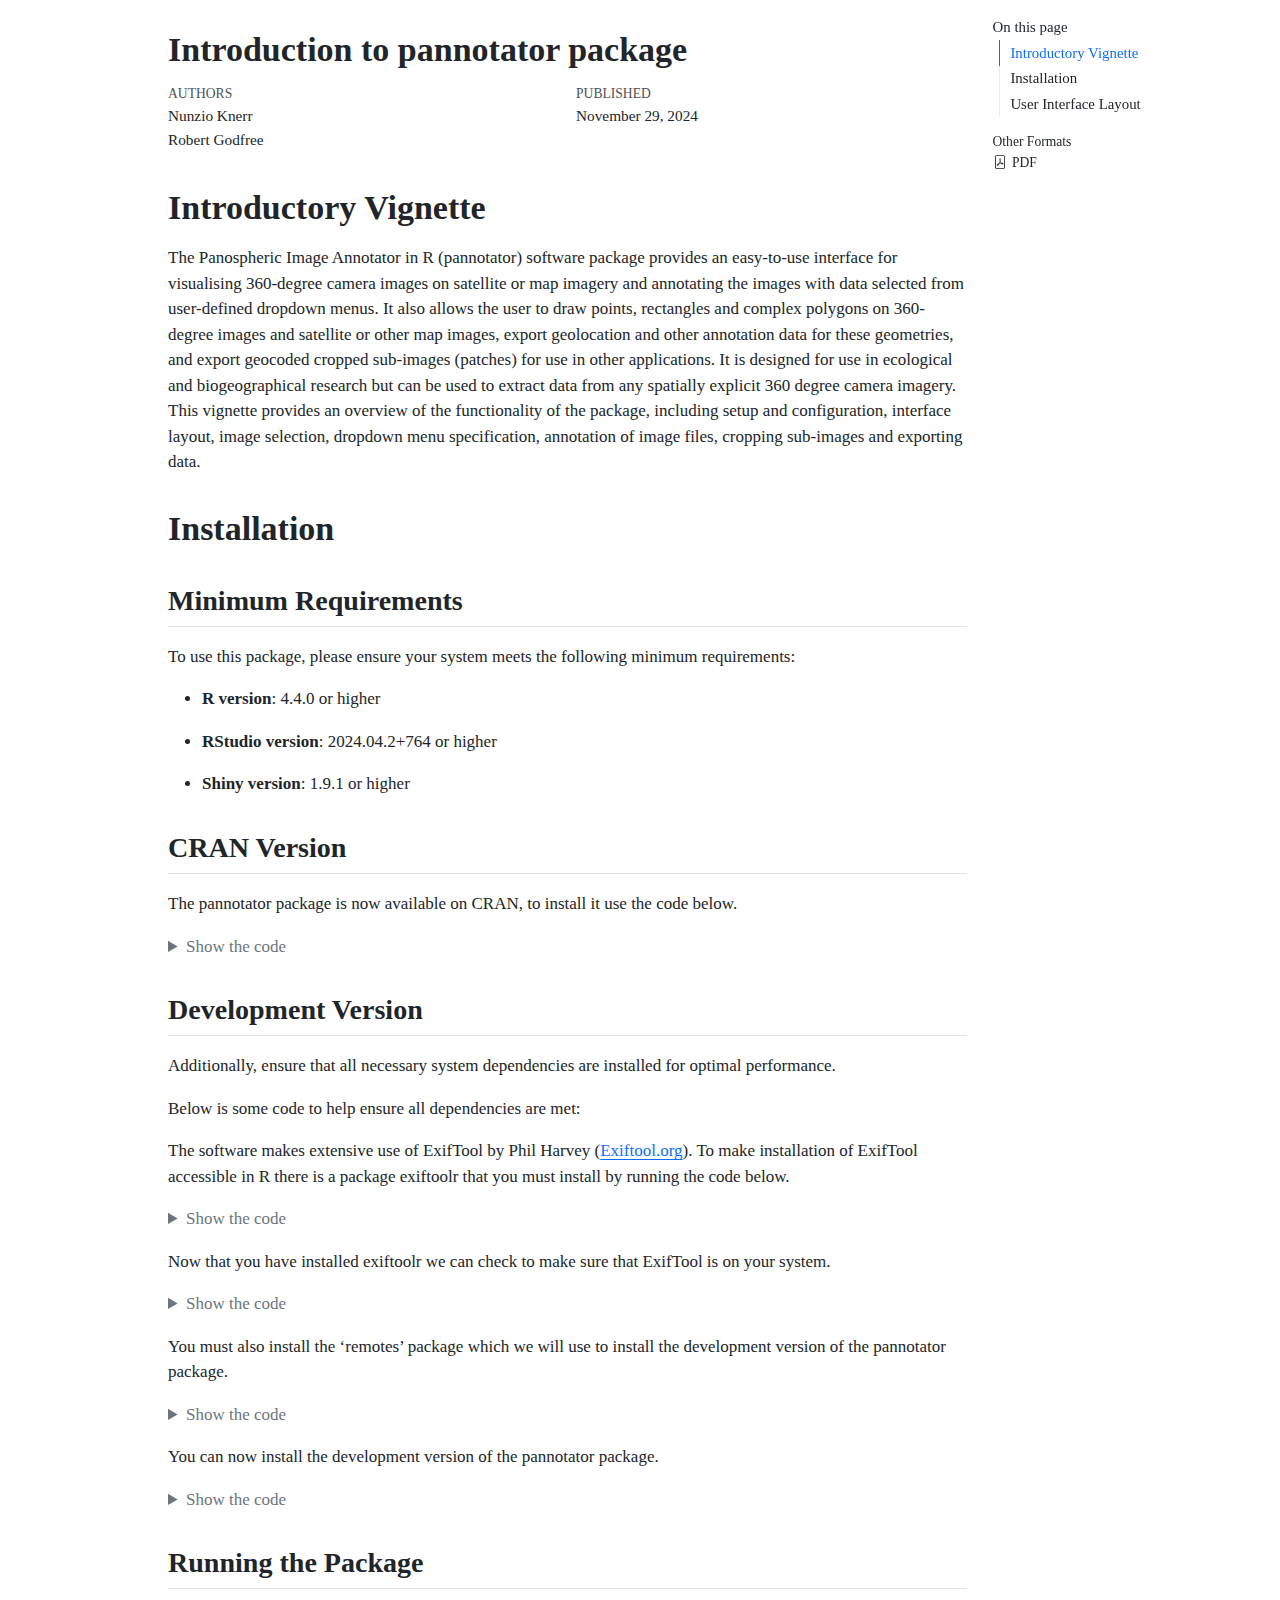
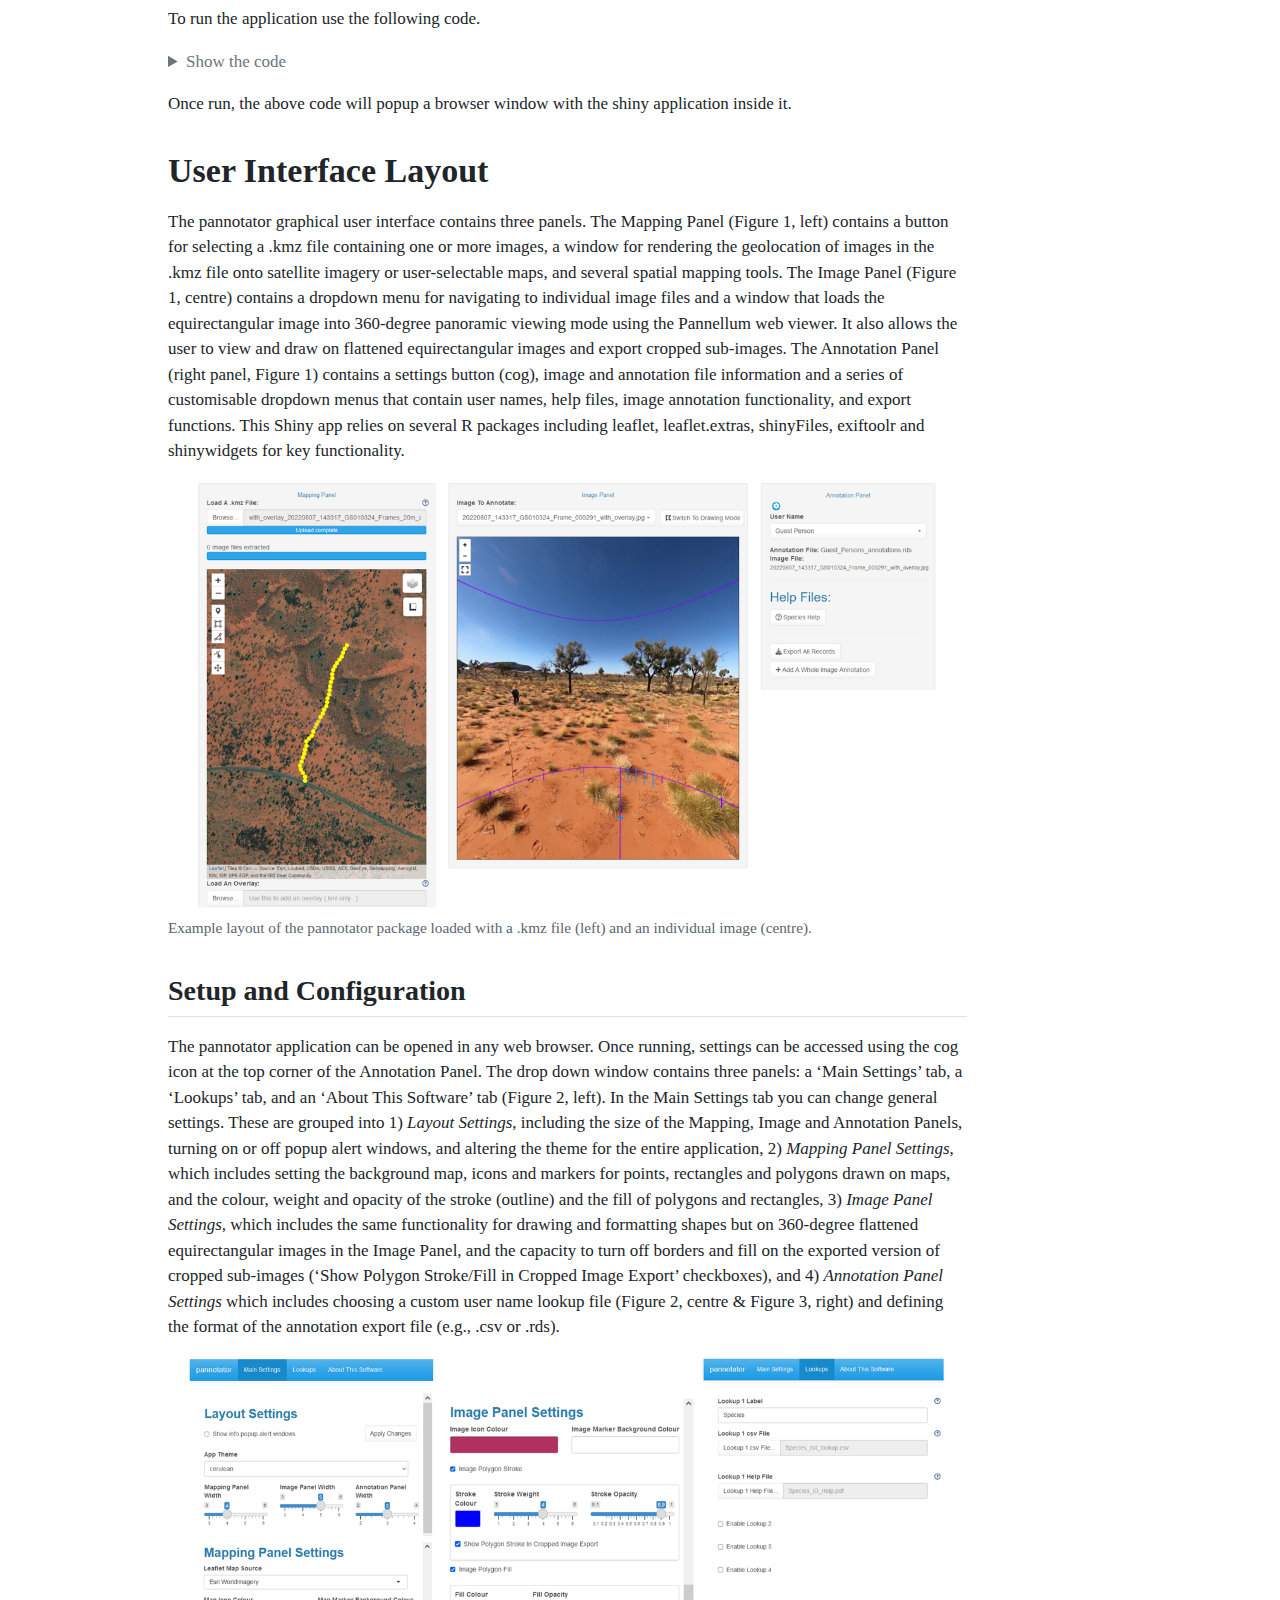
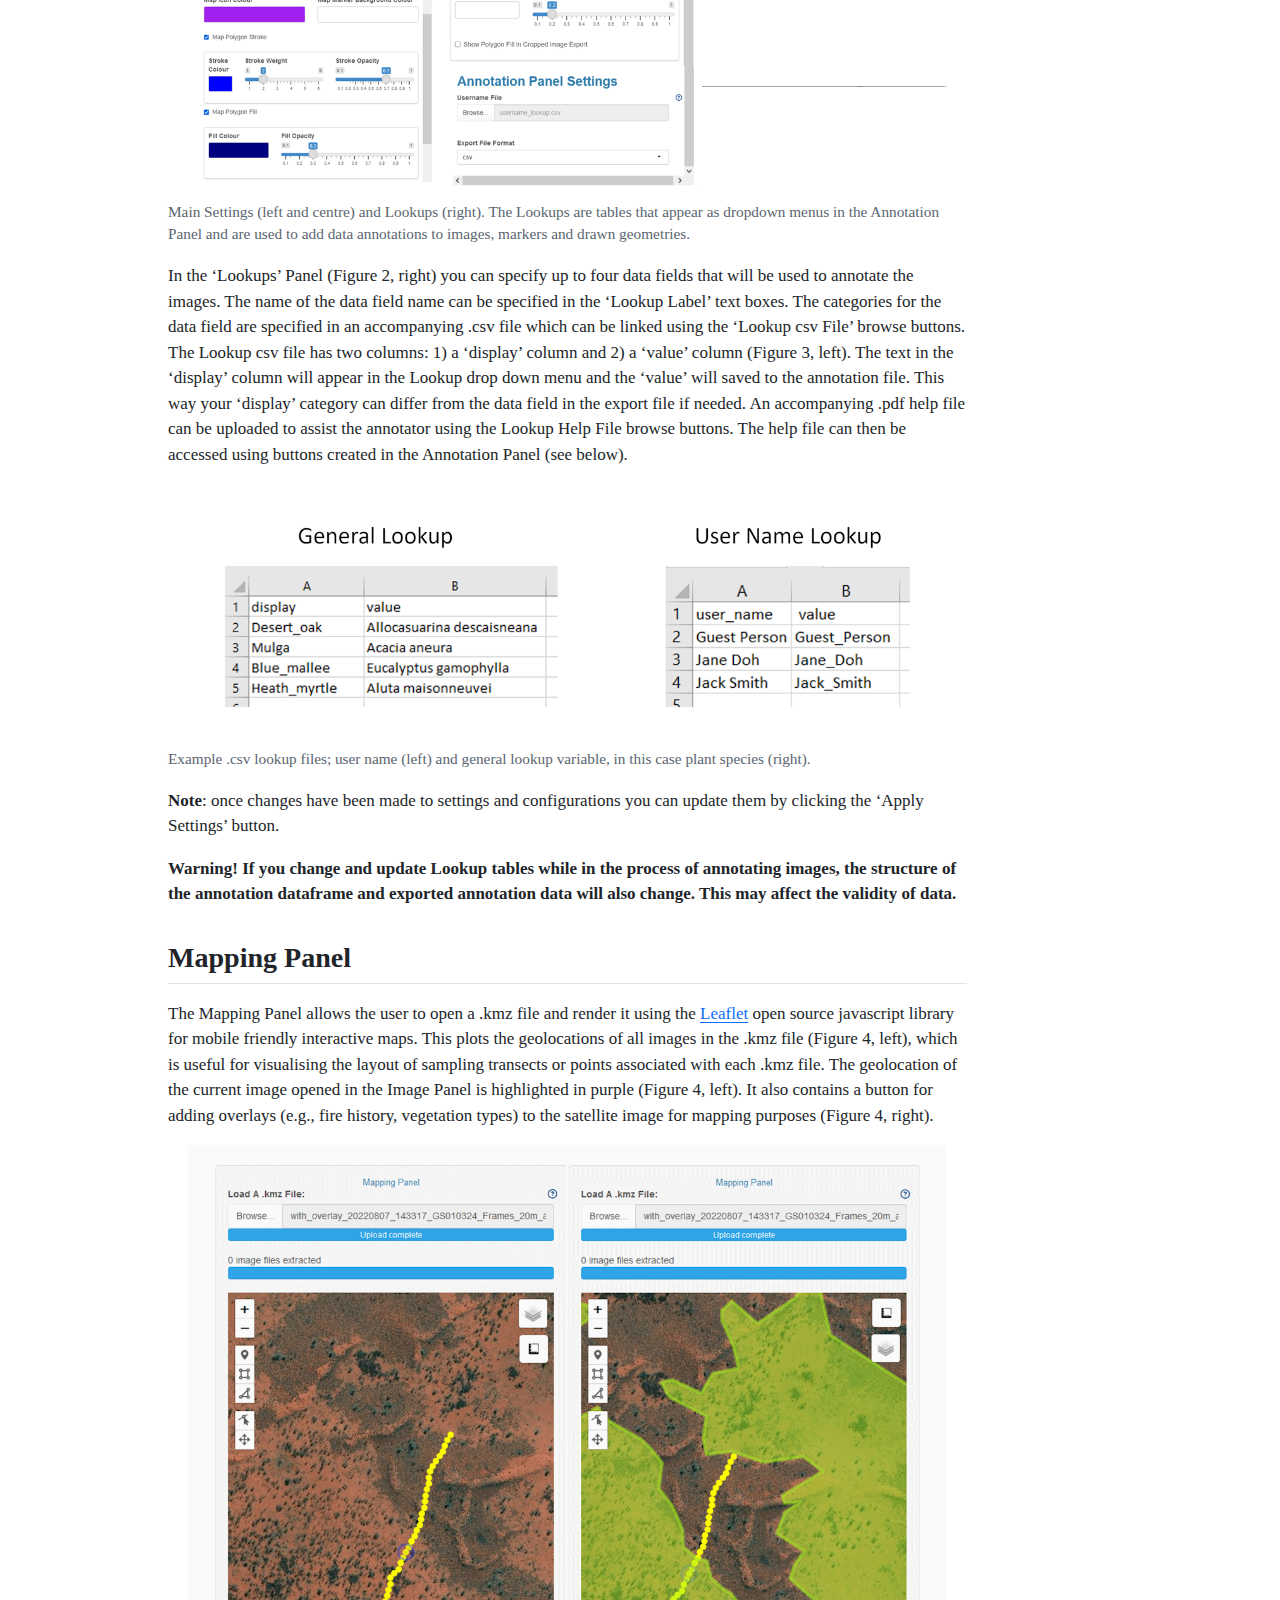
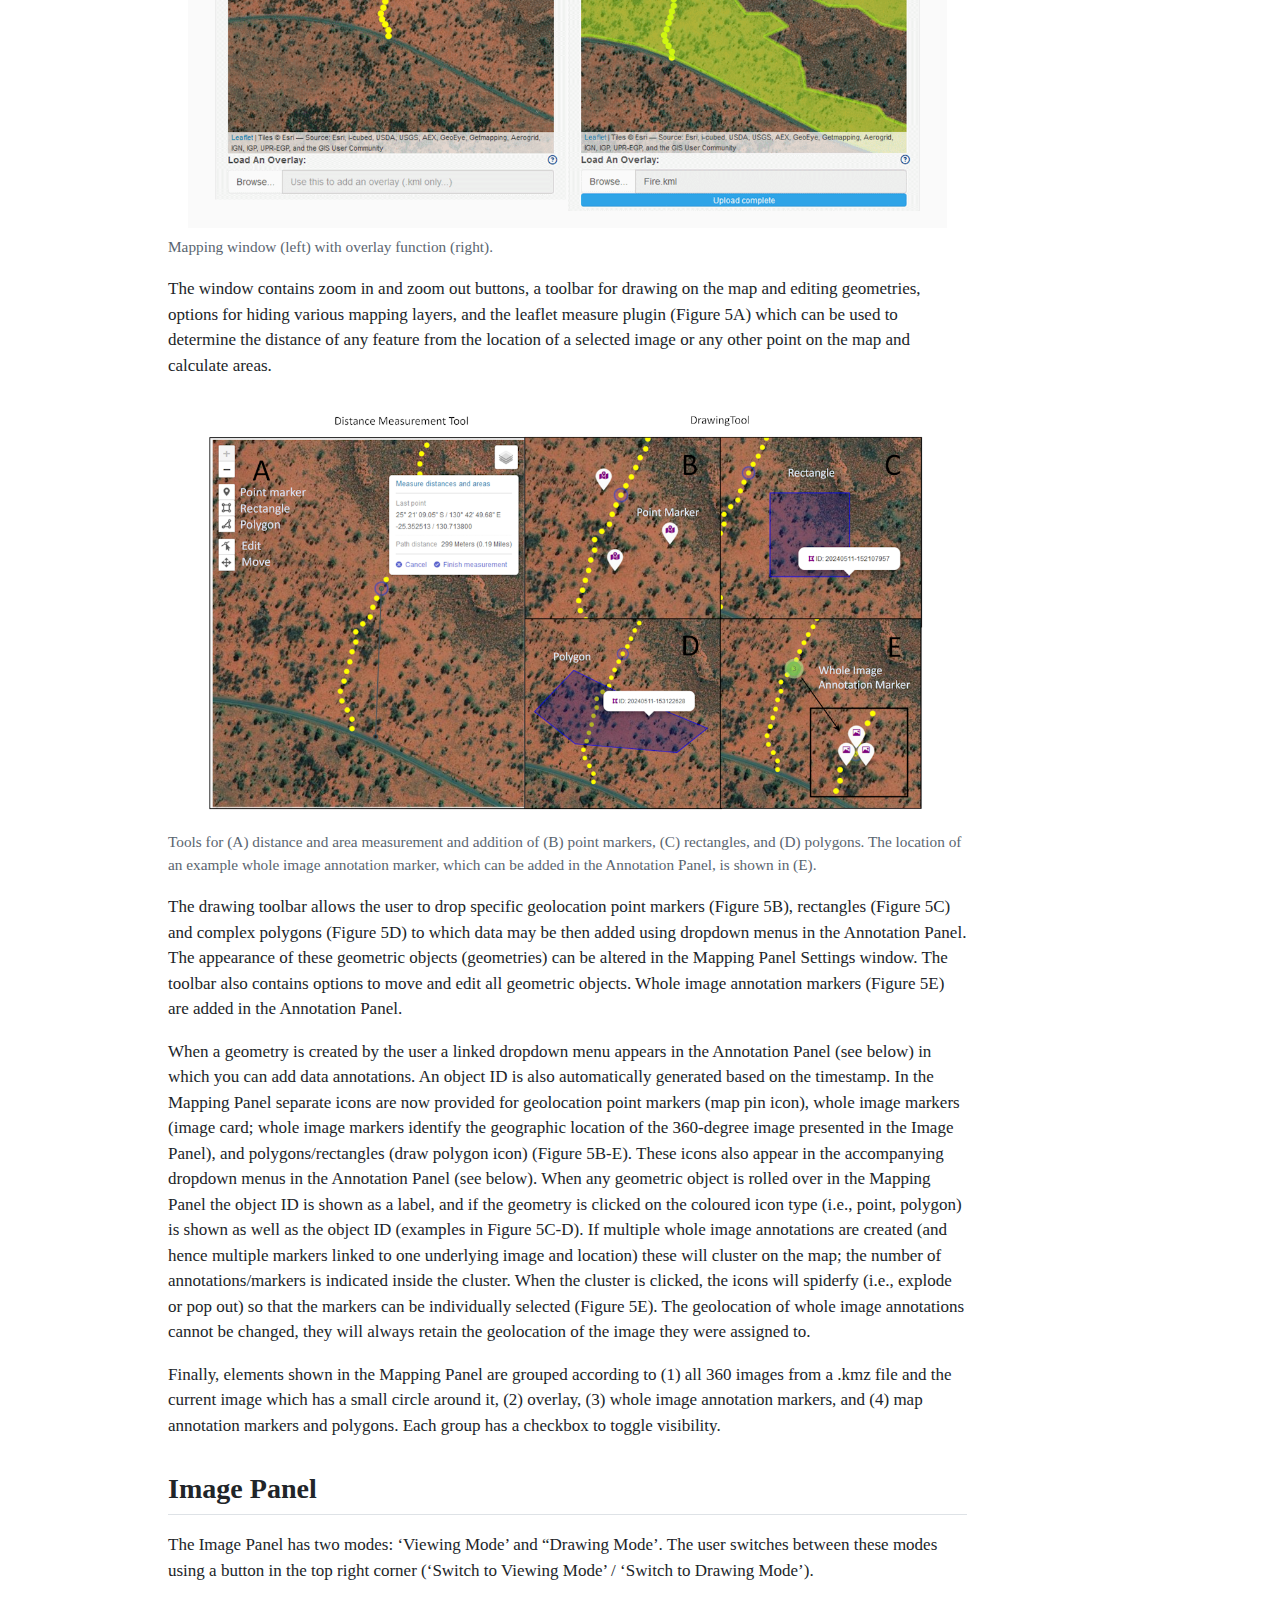
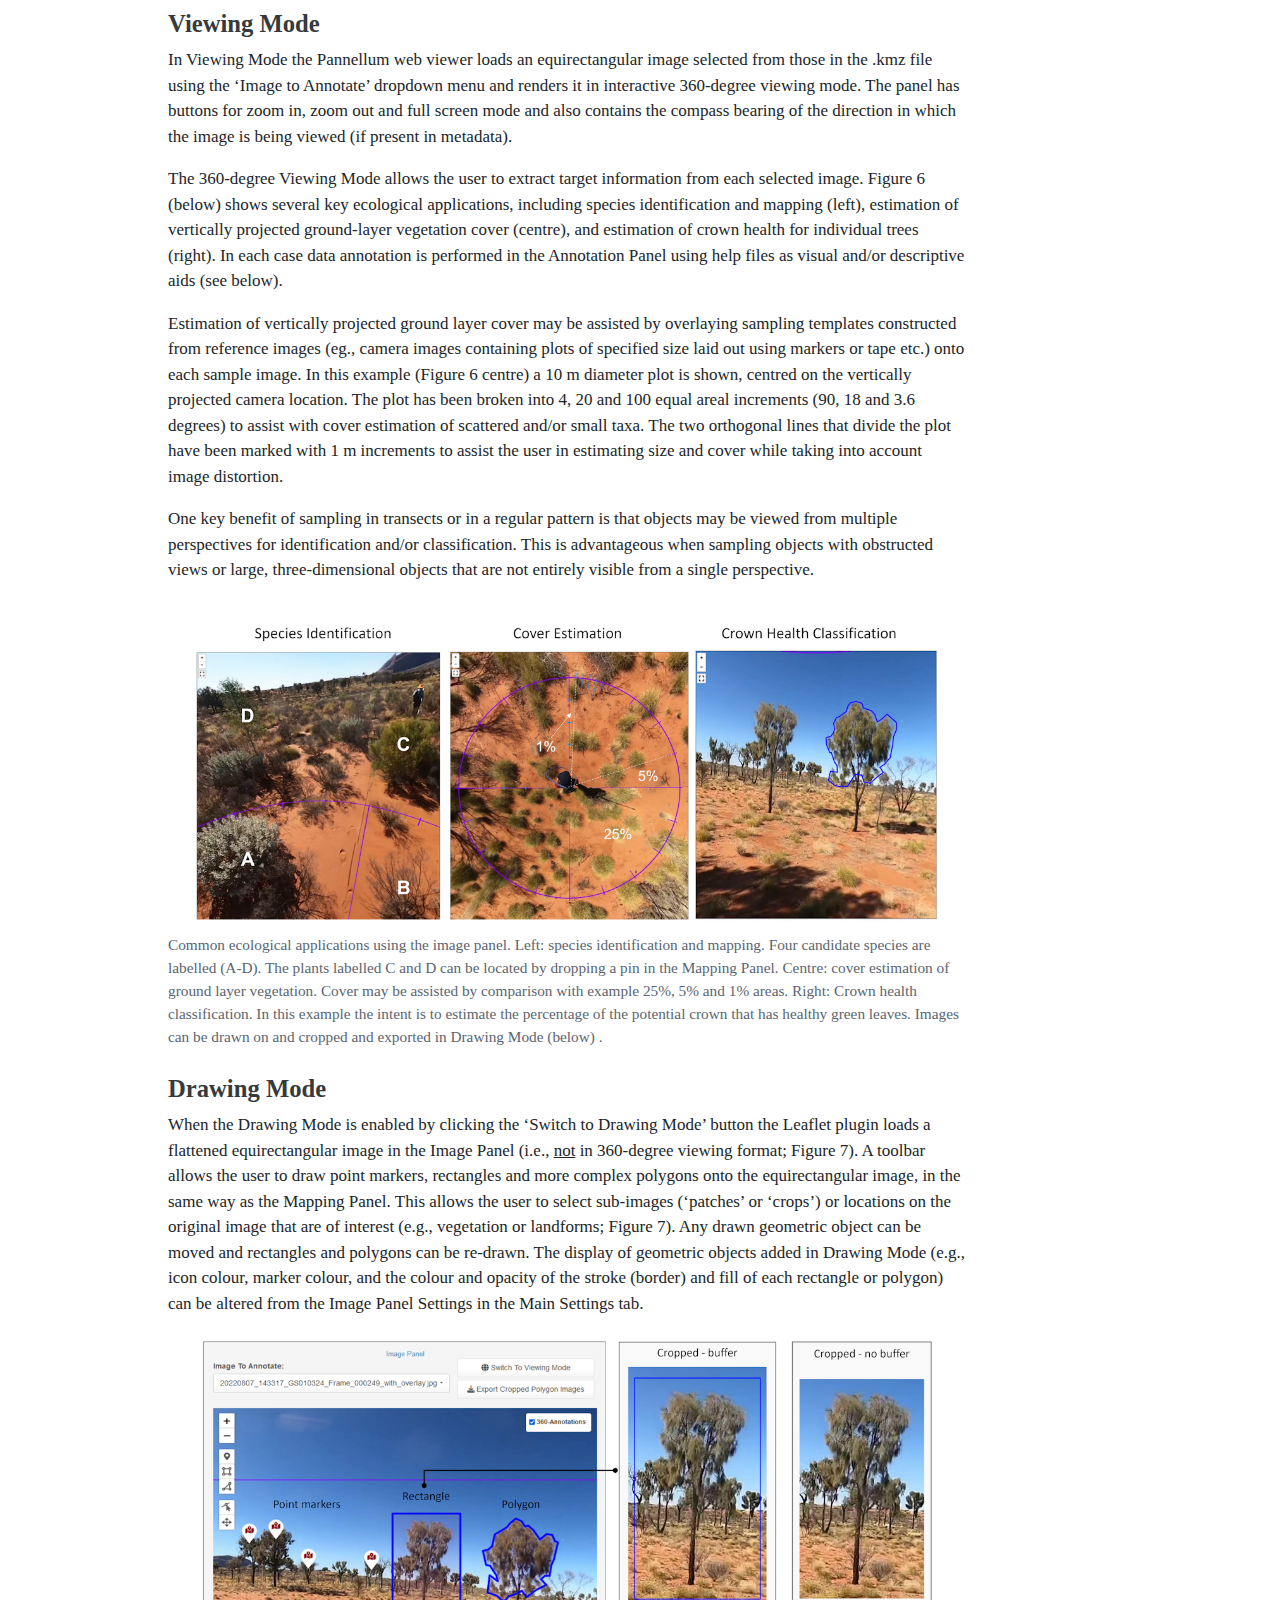
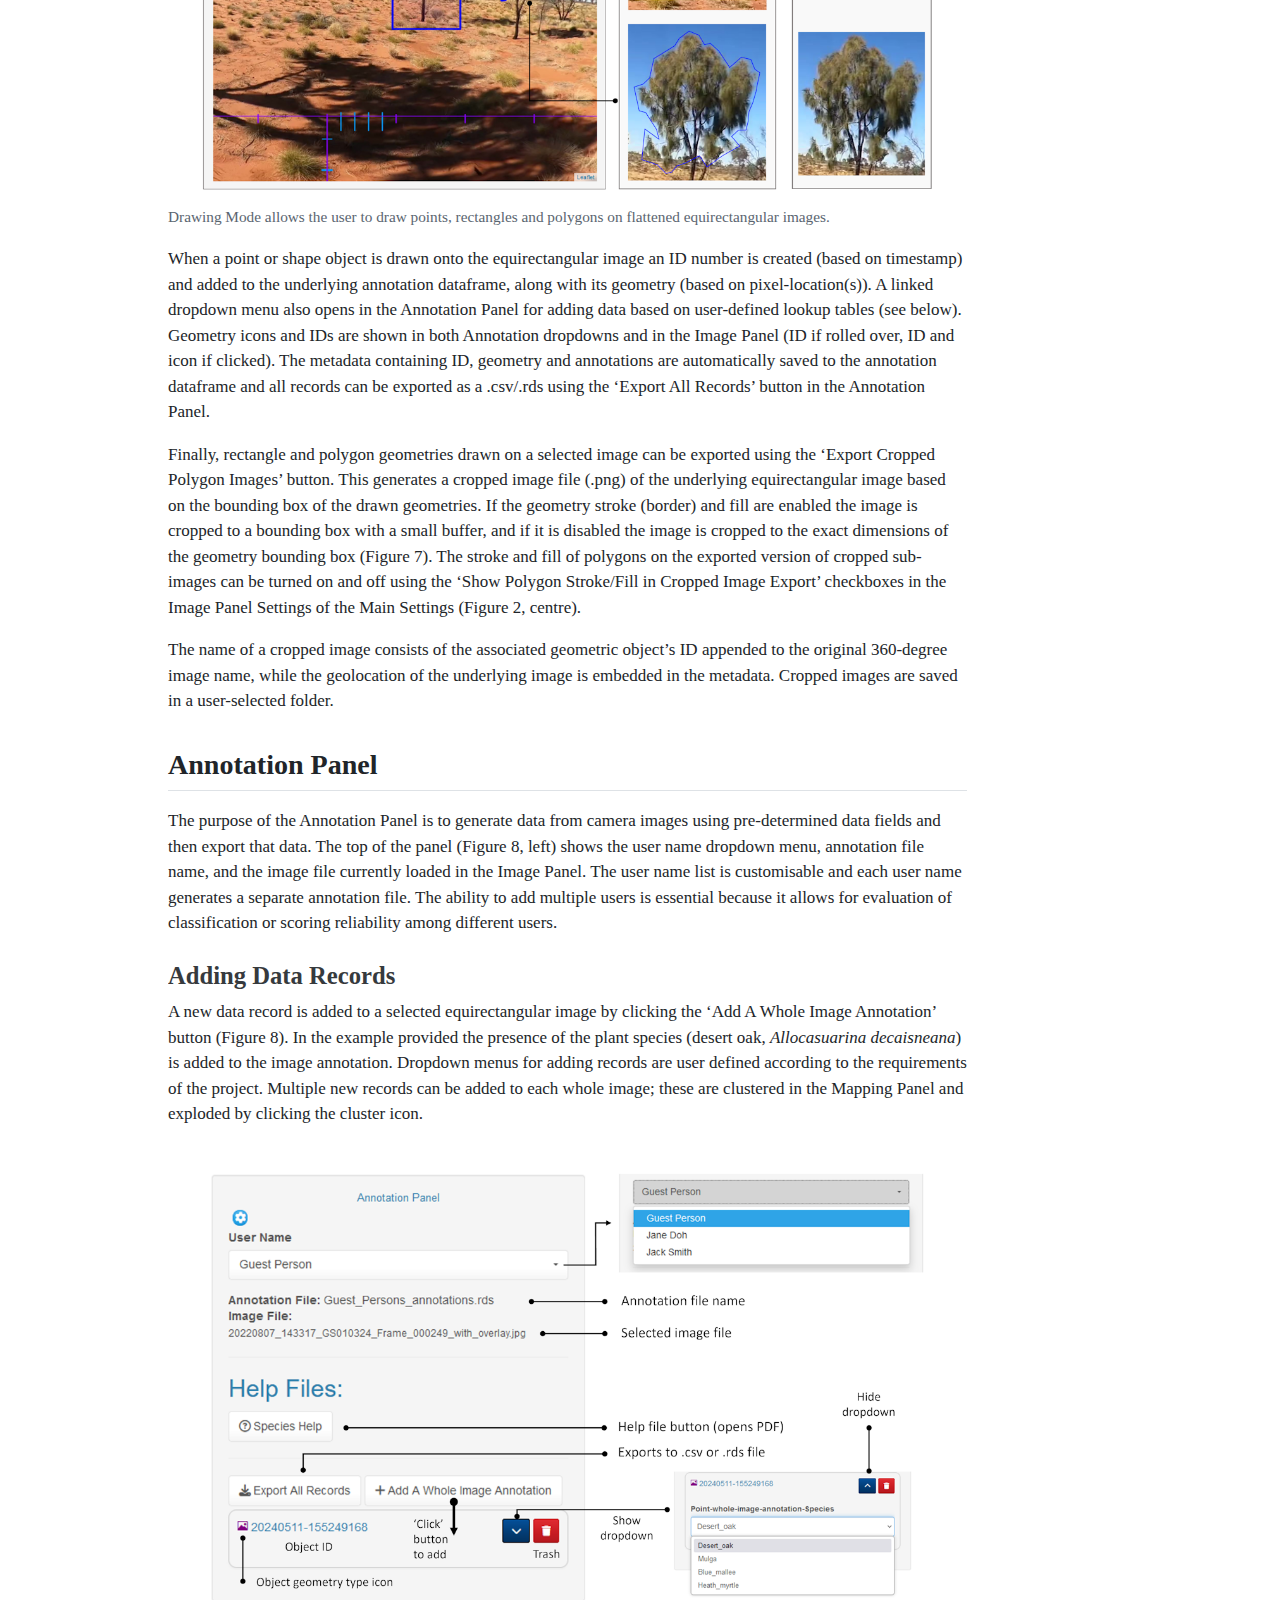
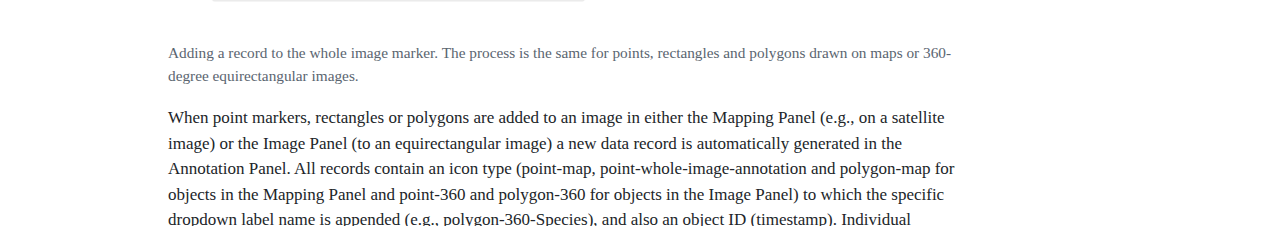
<file: docs/index.html>
<html xmlns="http://www.w3.org/1999/xhtml">    
  <head>      
    <title>Redirect to pannotator_vignette.html</title>      
    <meta http-equiv="refresh" content="0;URL='pannotator_vignette.html'" />    
  </head>    
  <body> 
  </body>  
</html>
</file>
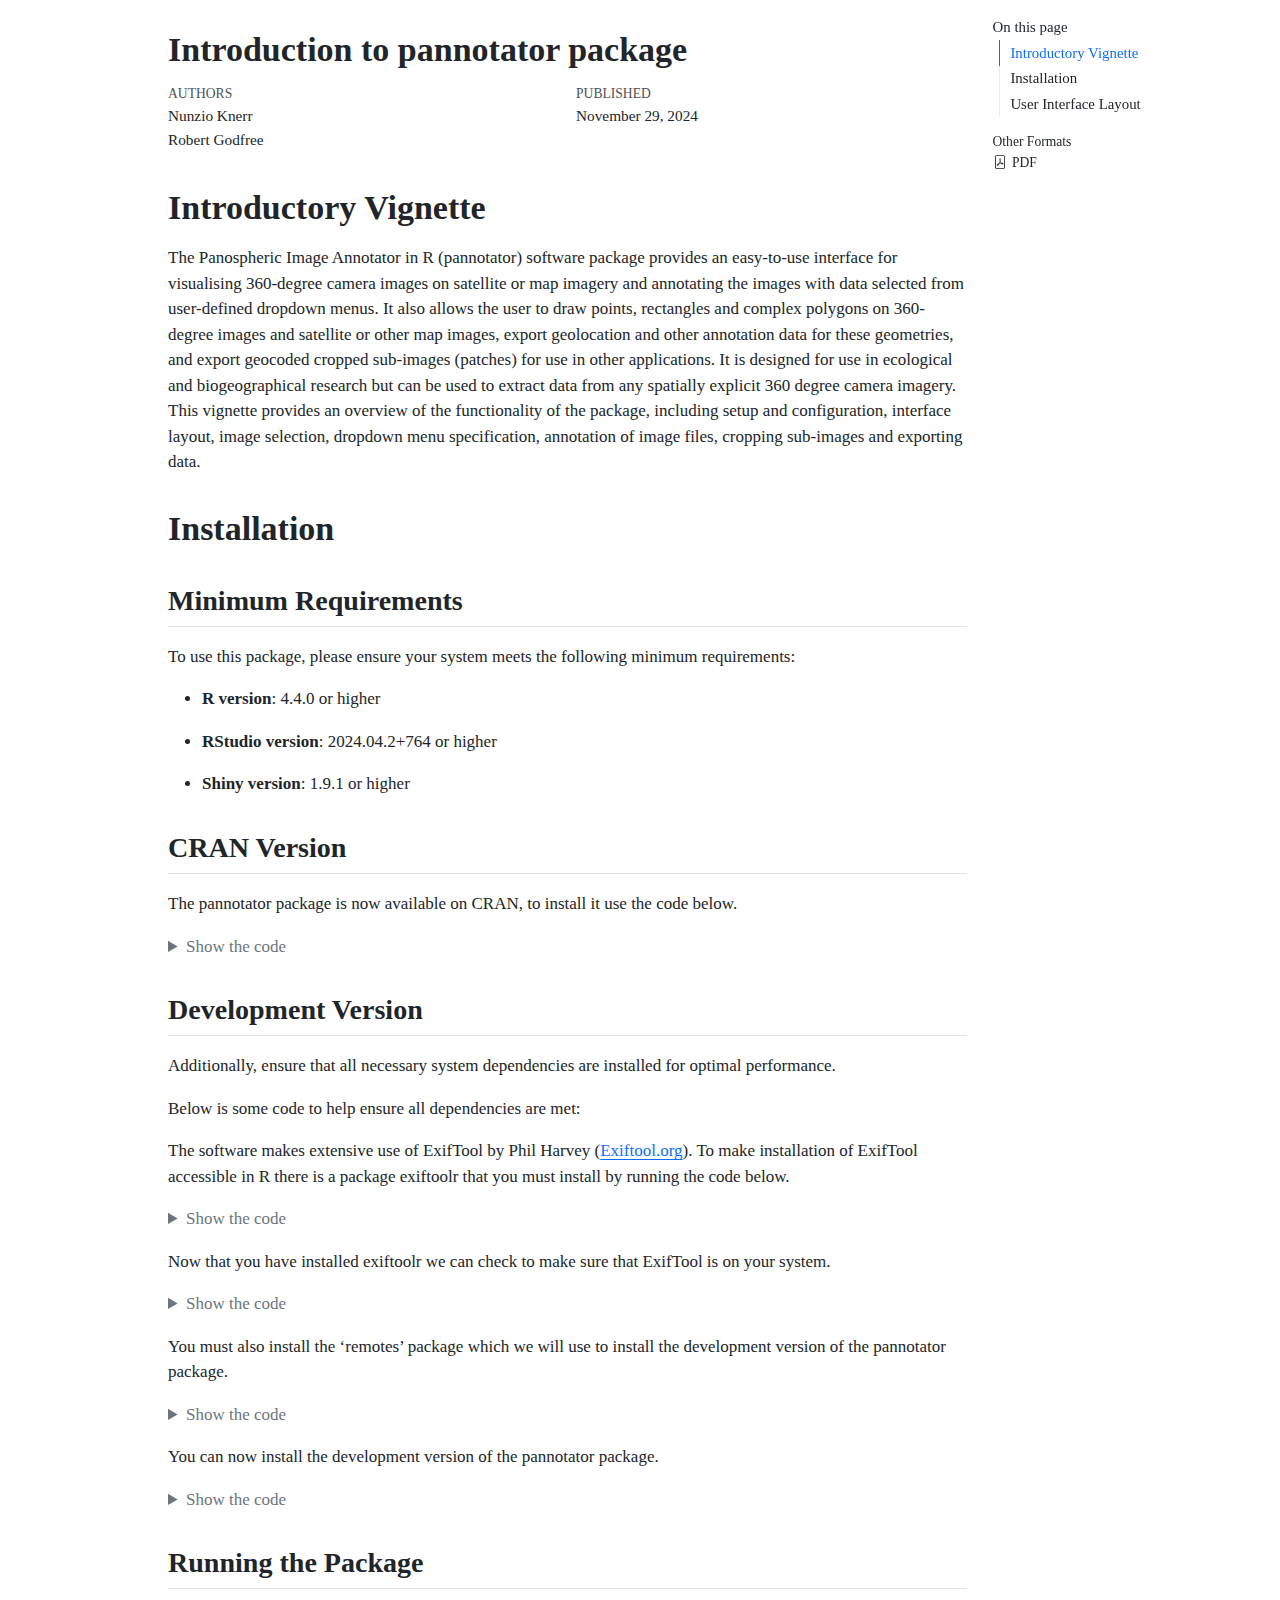
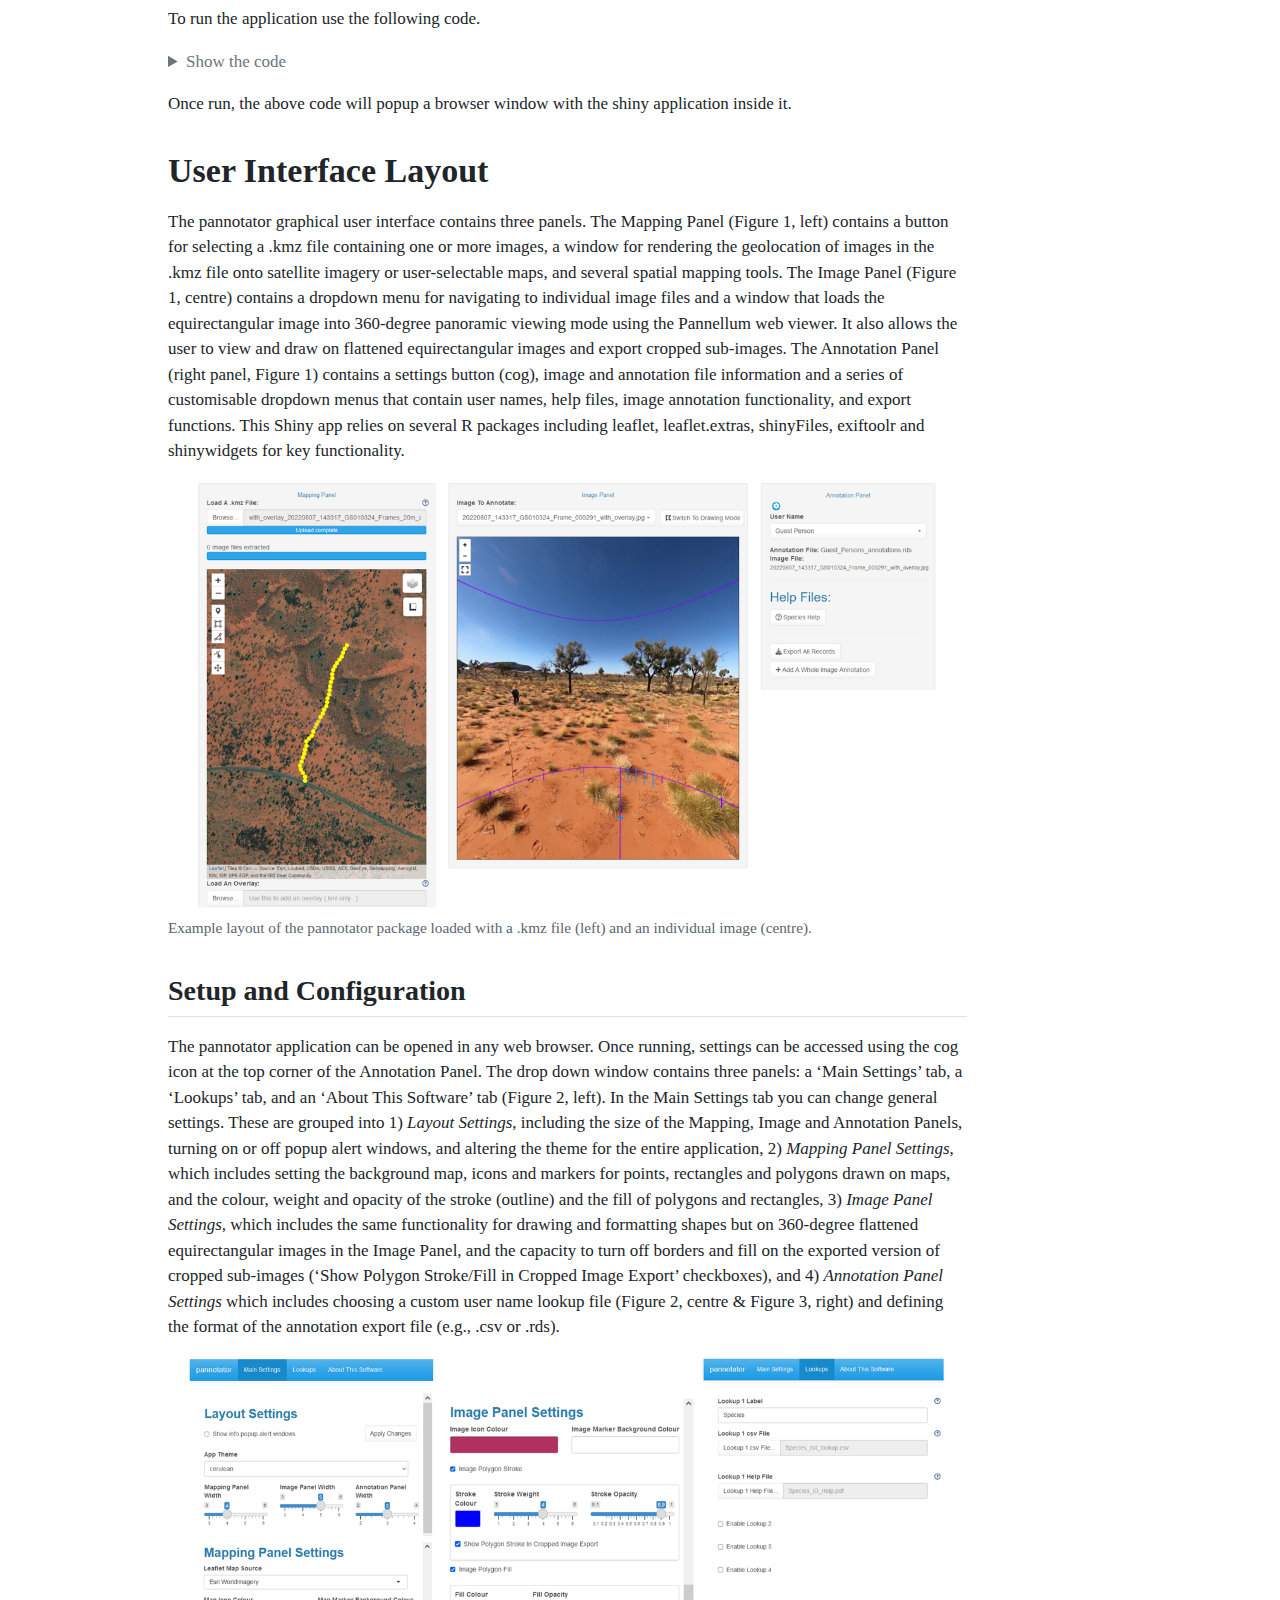
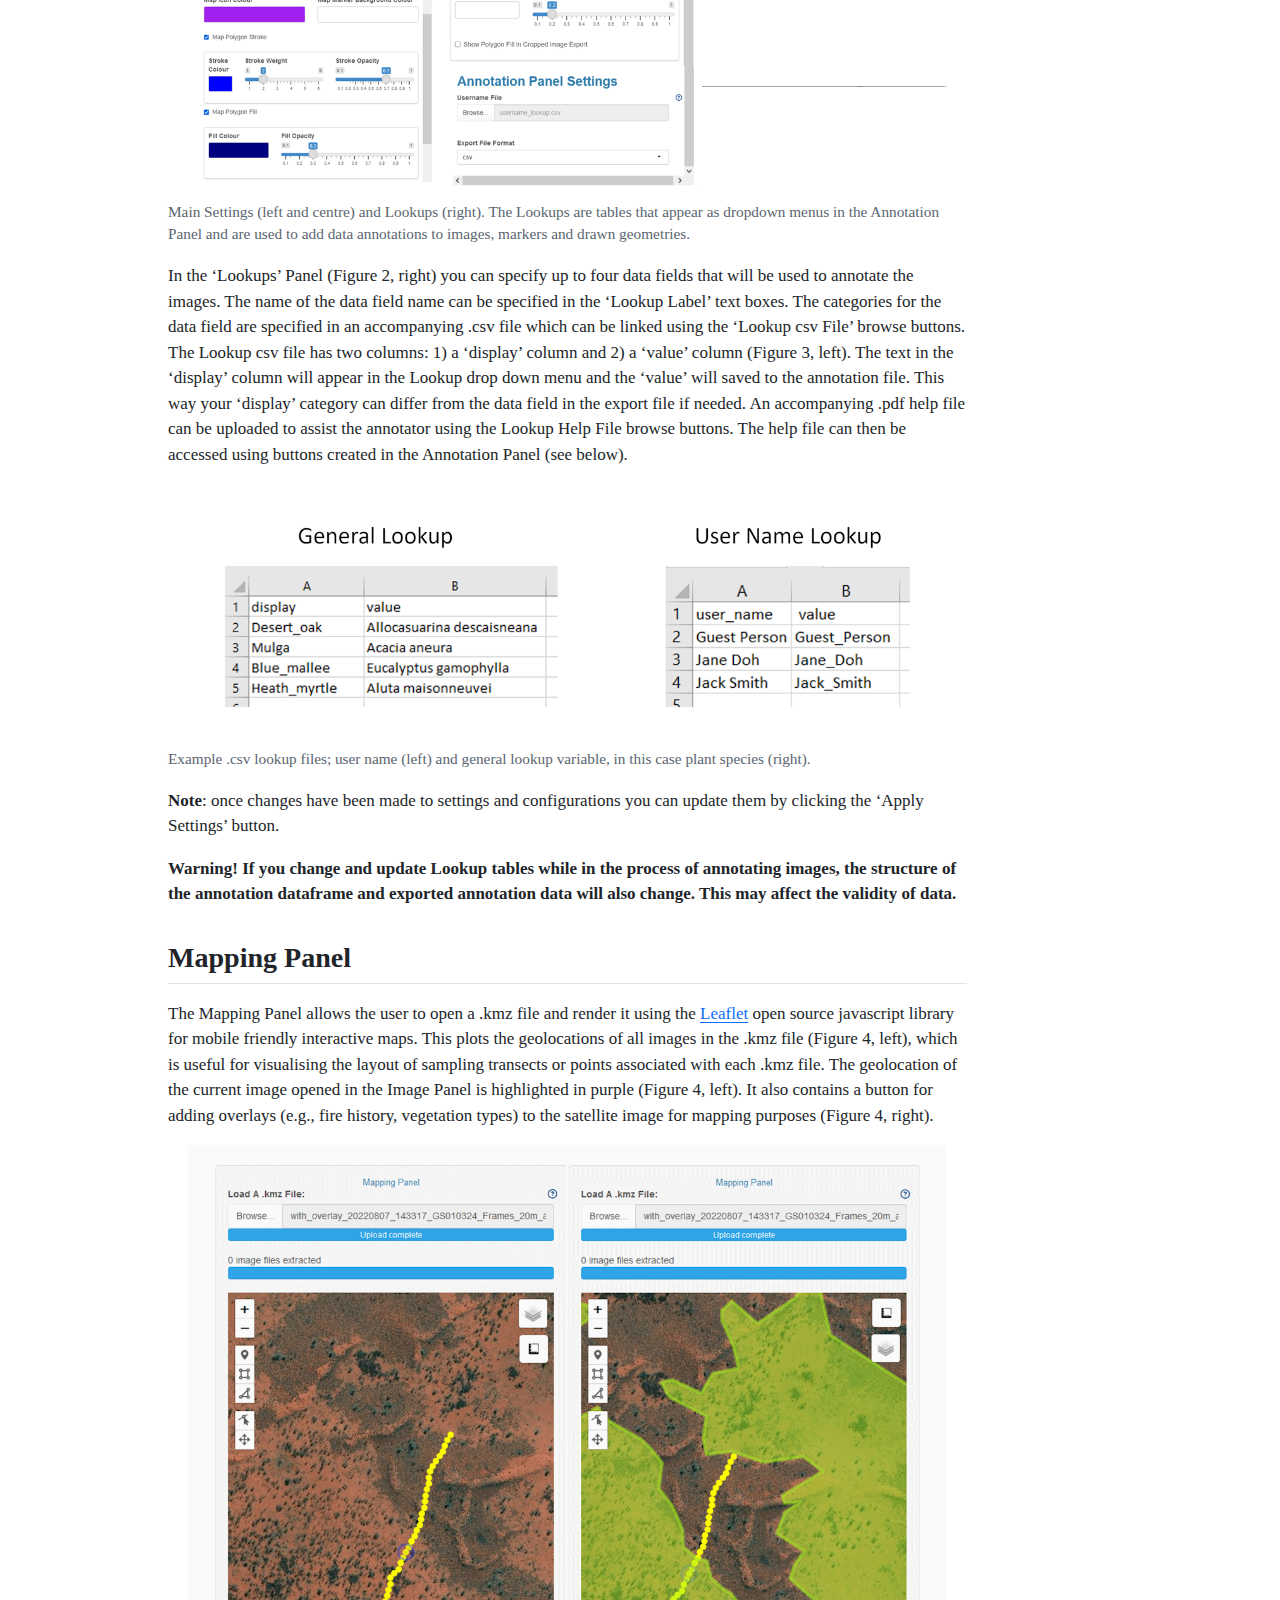
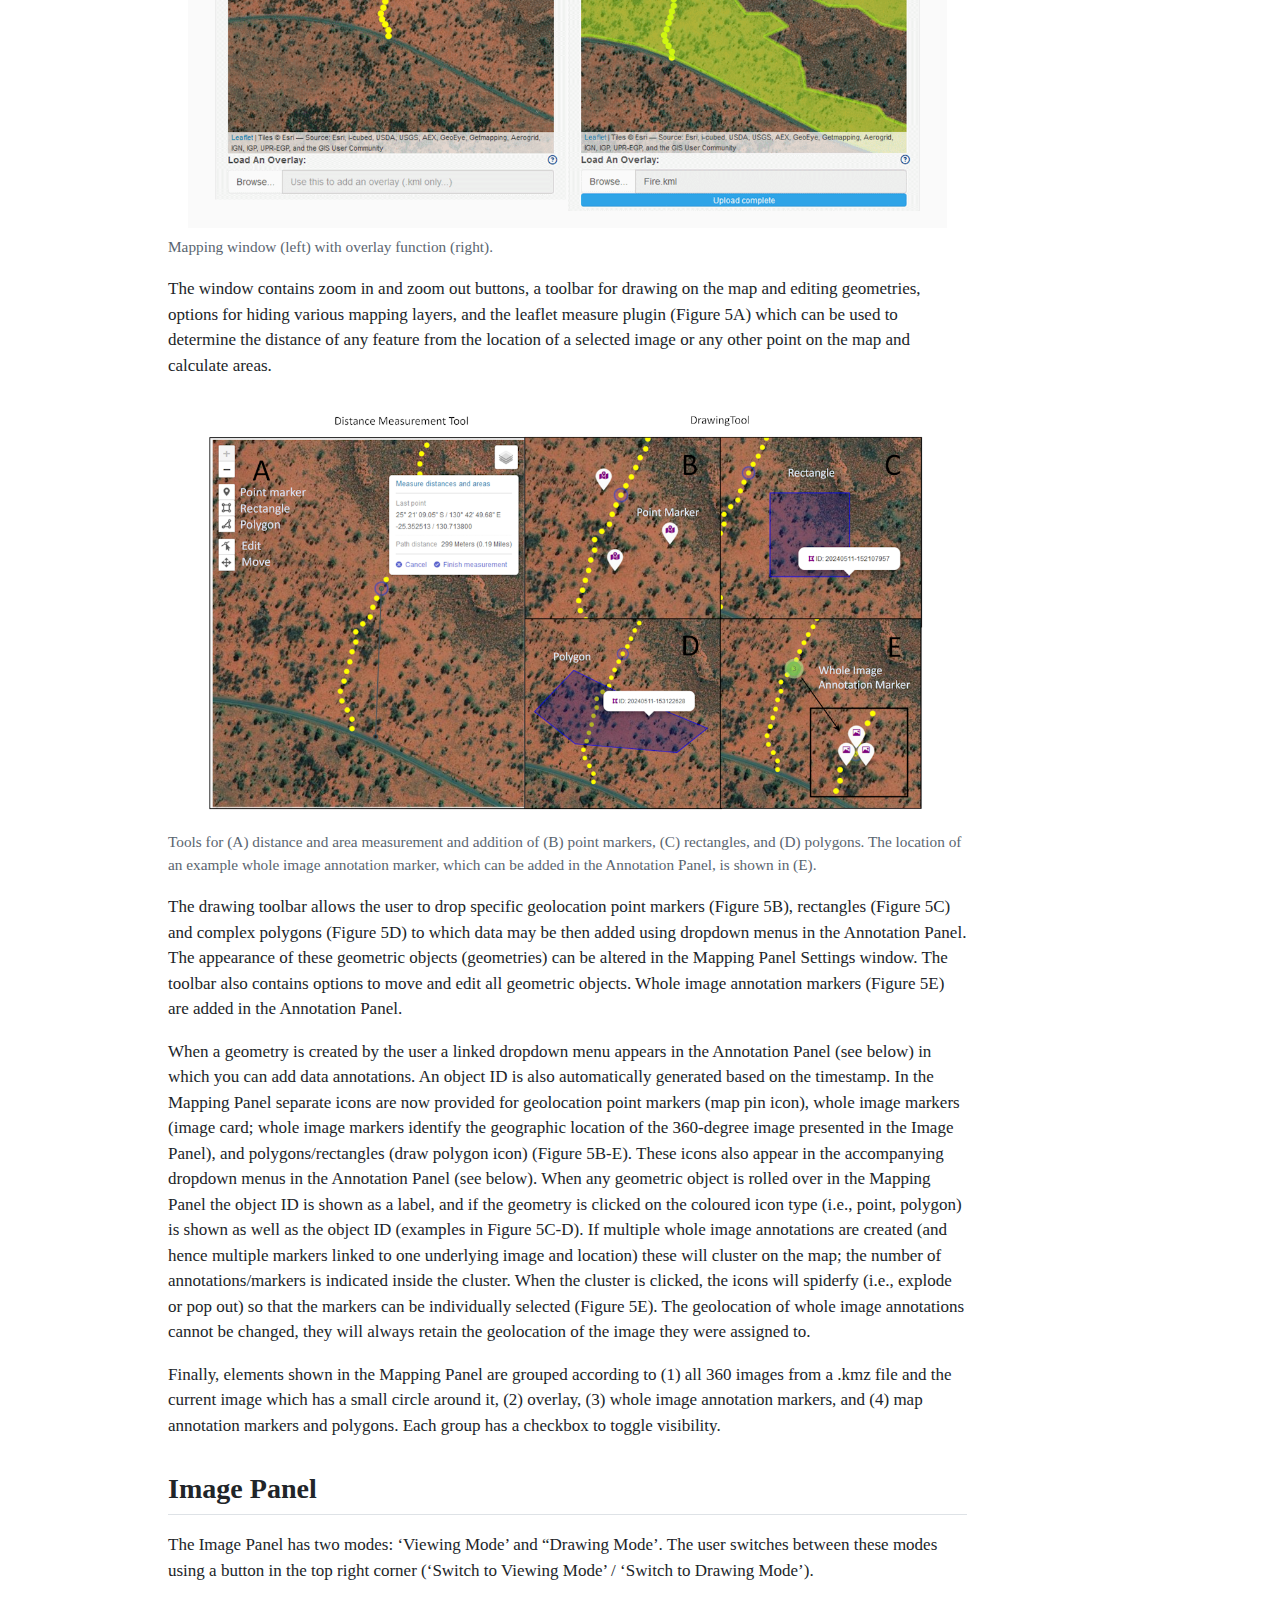
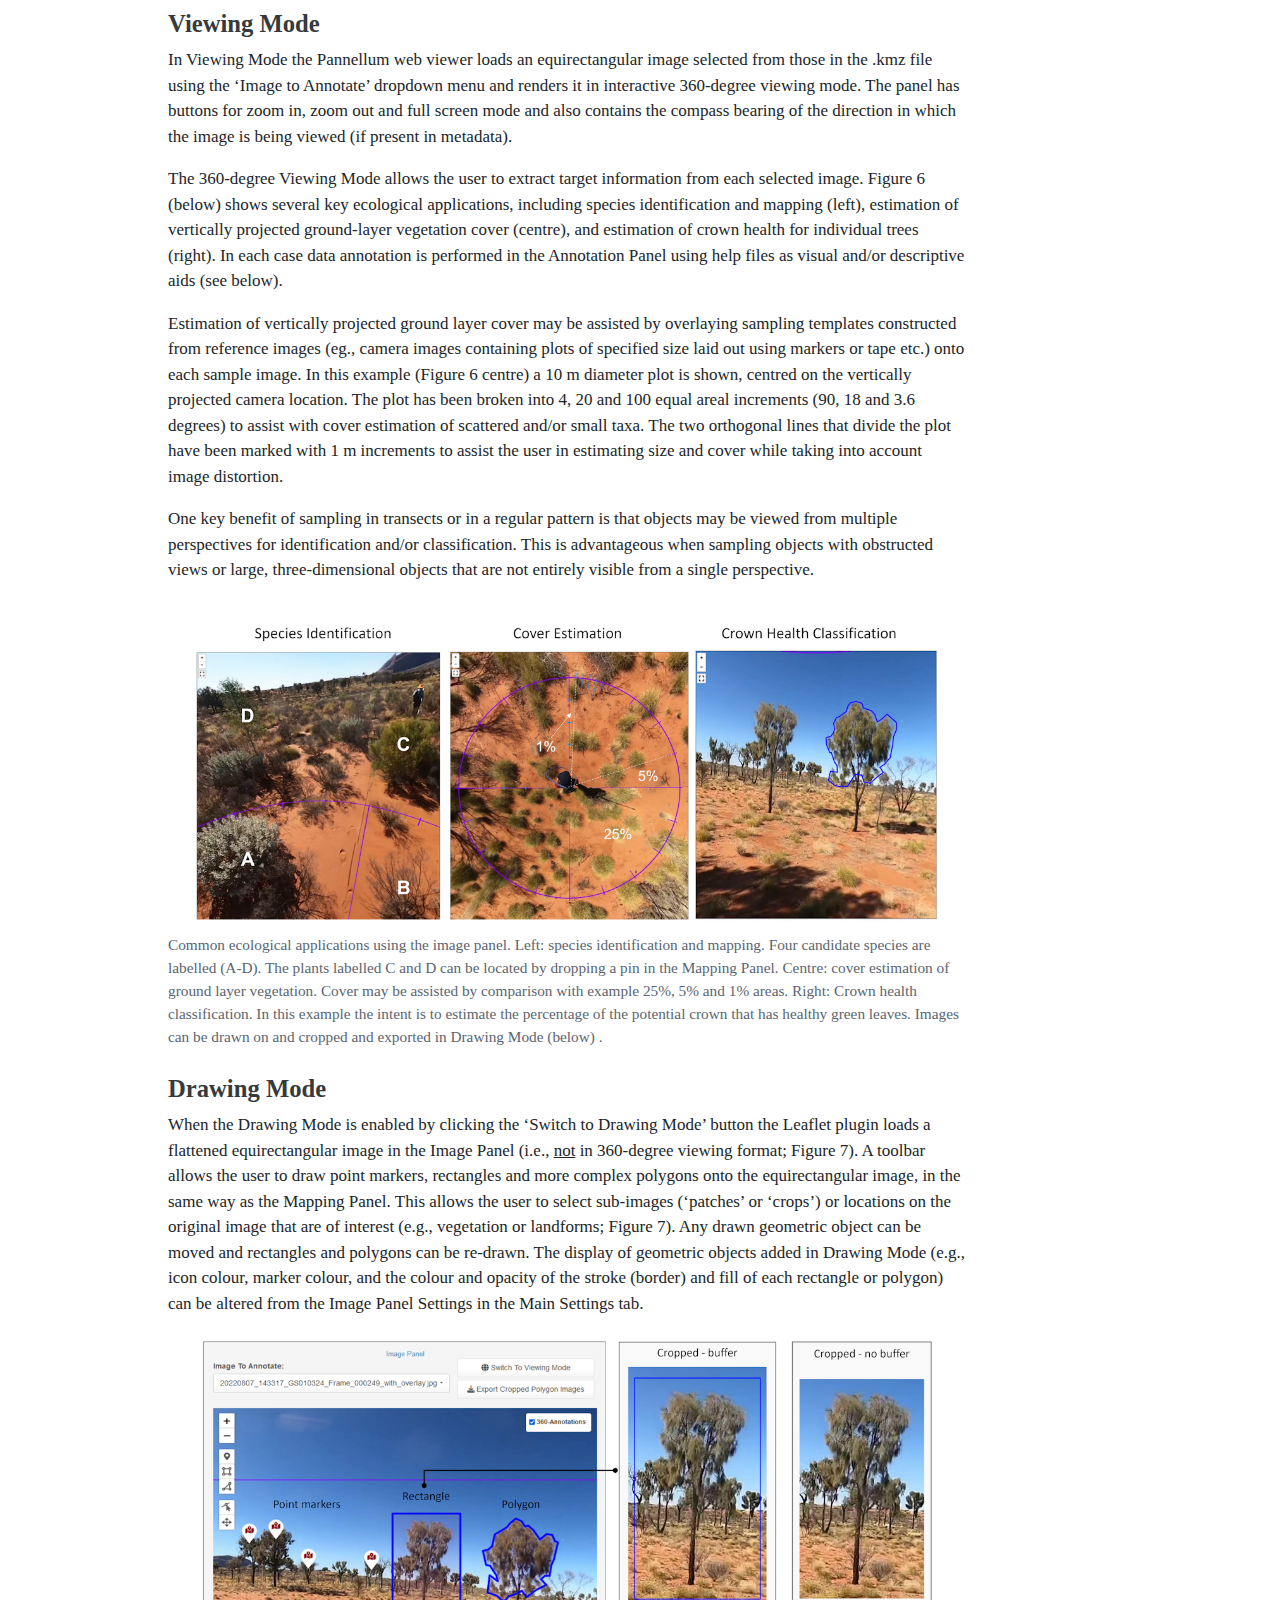
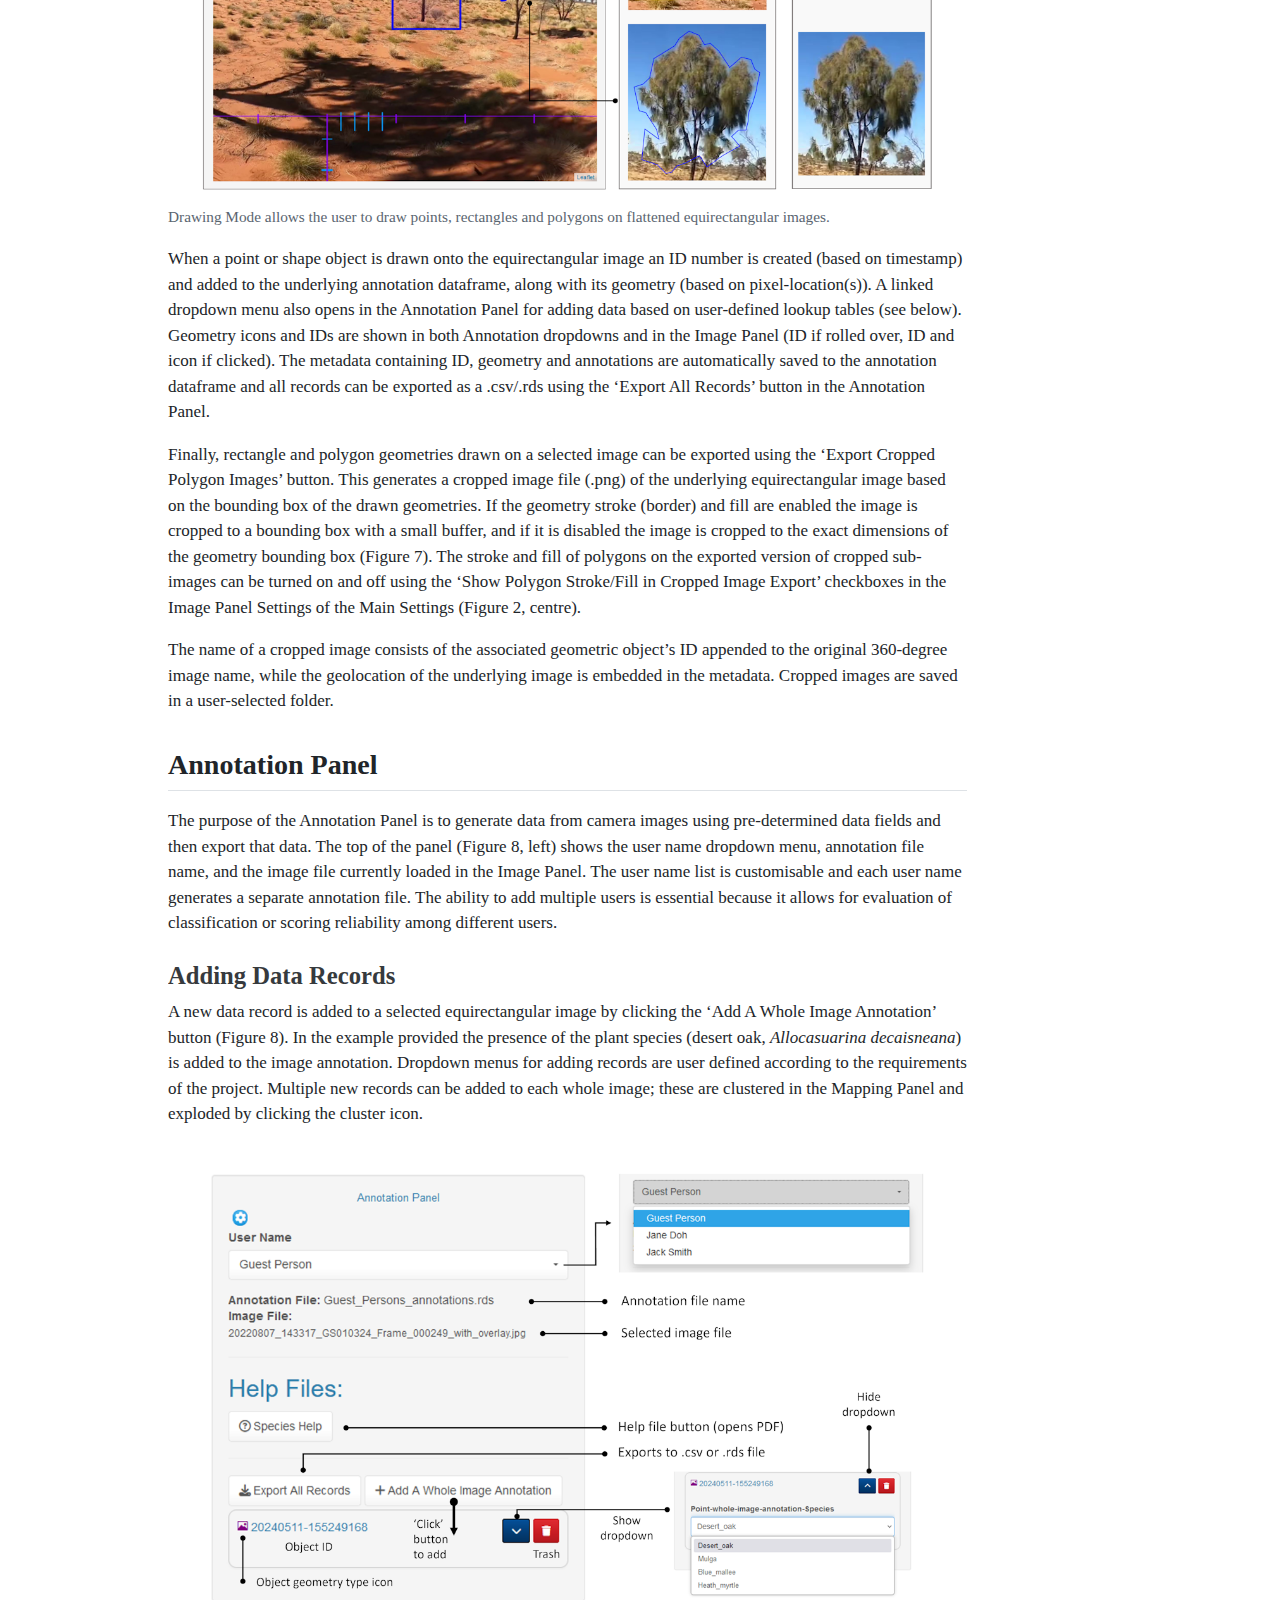
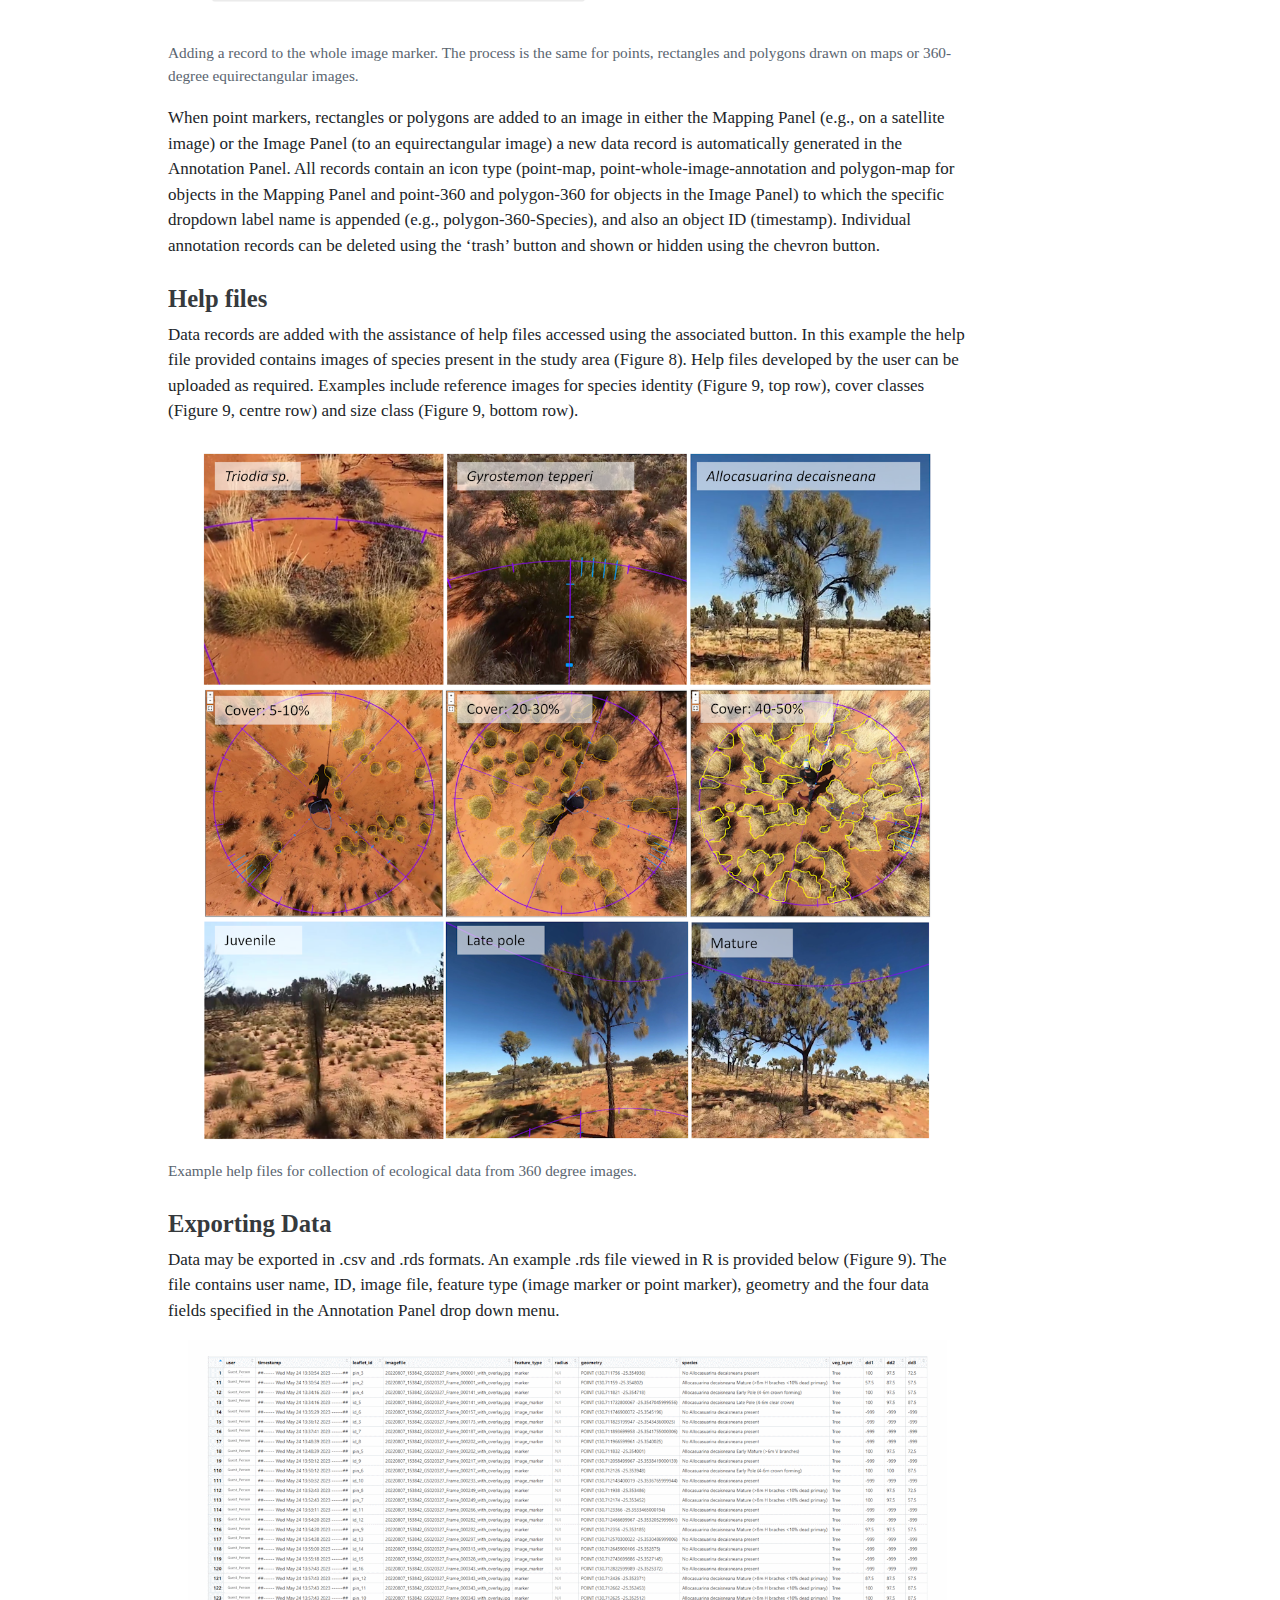
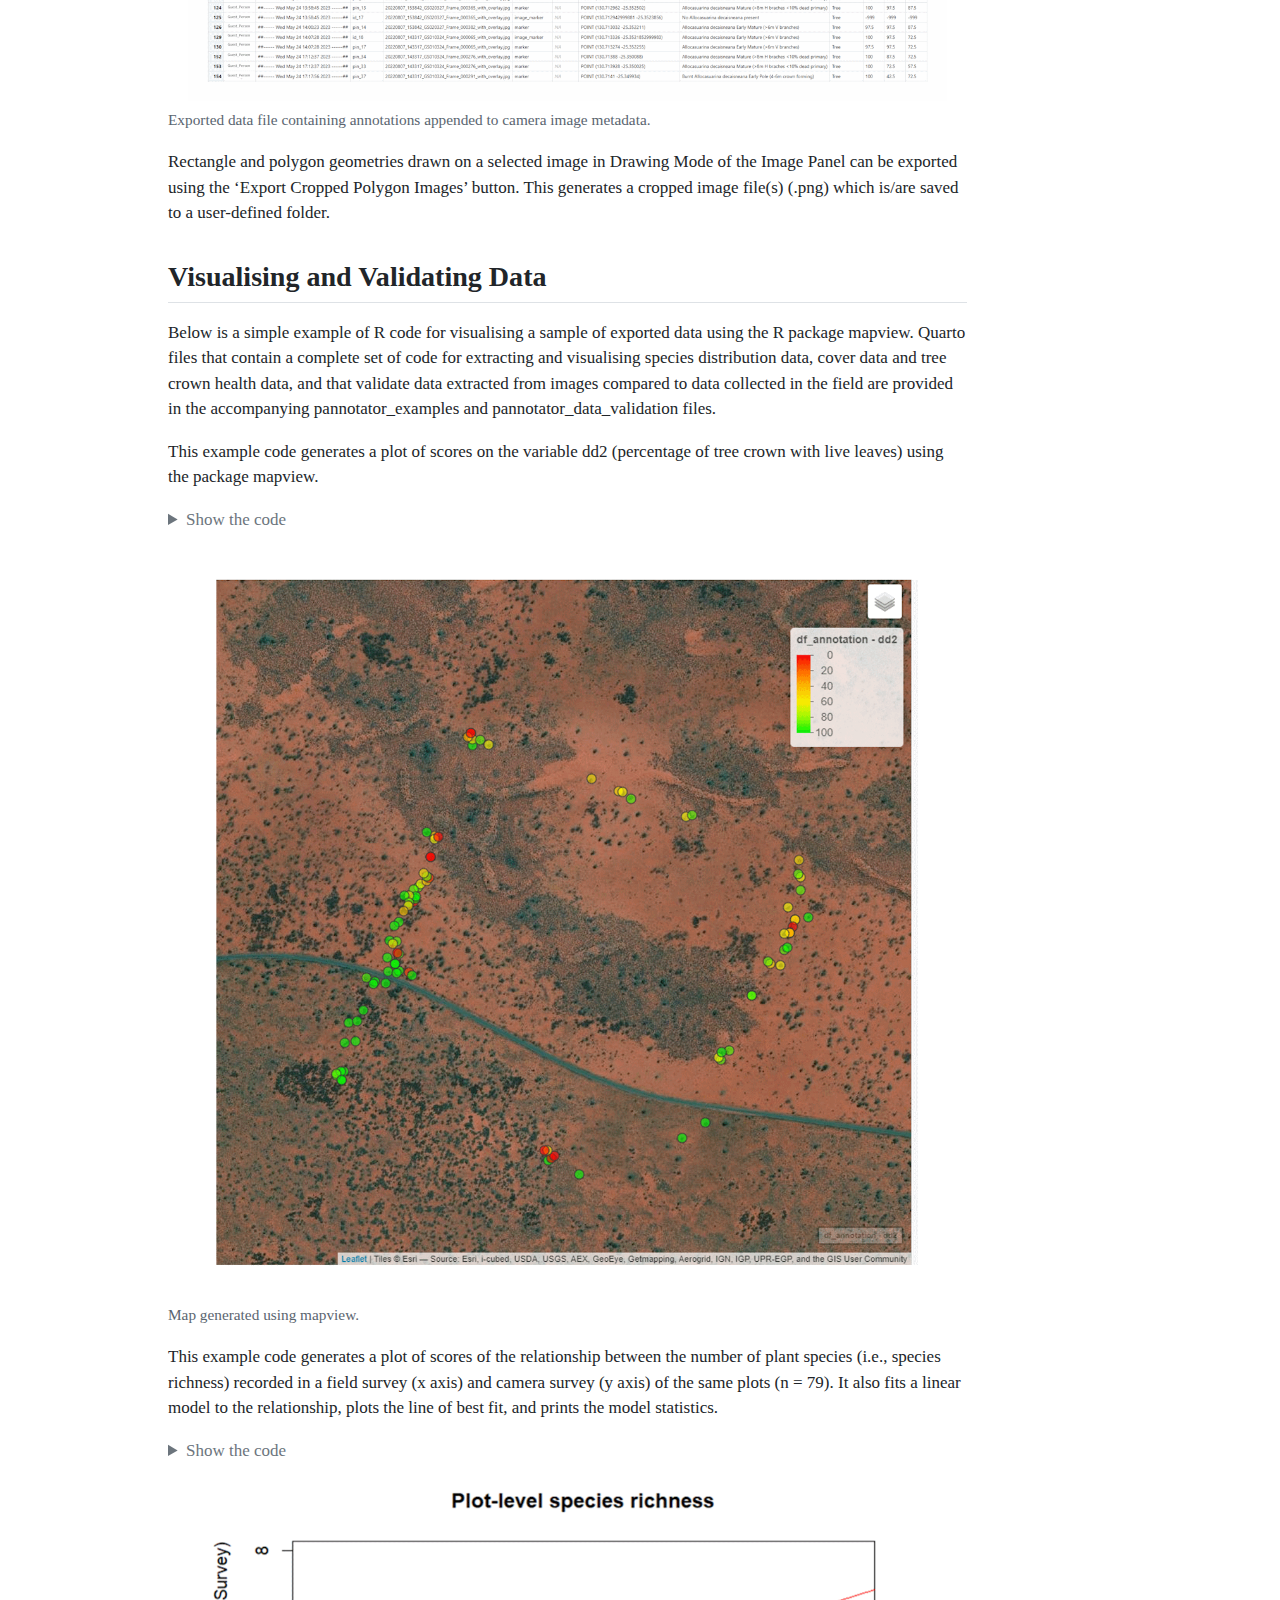
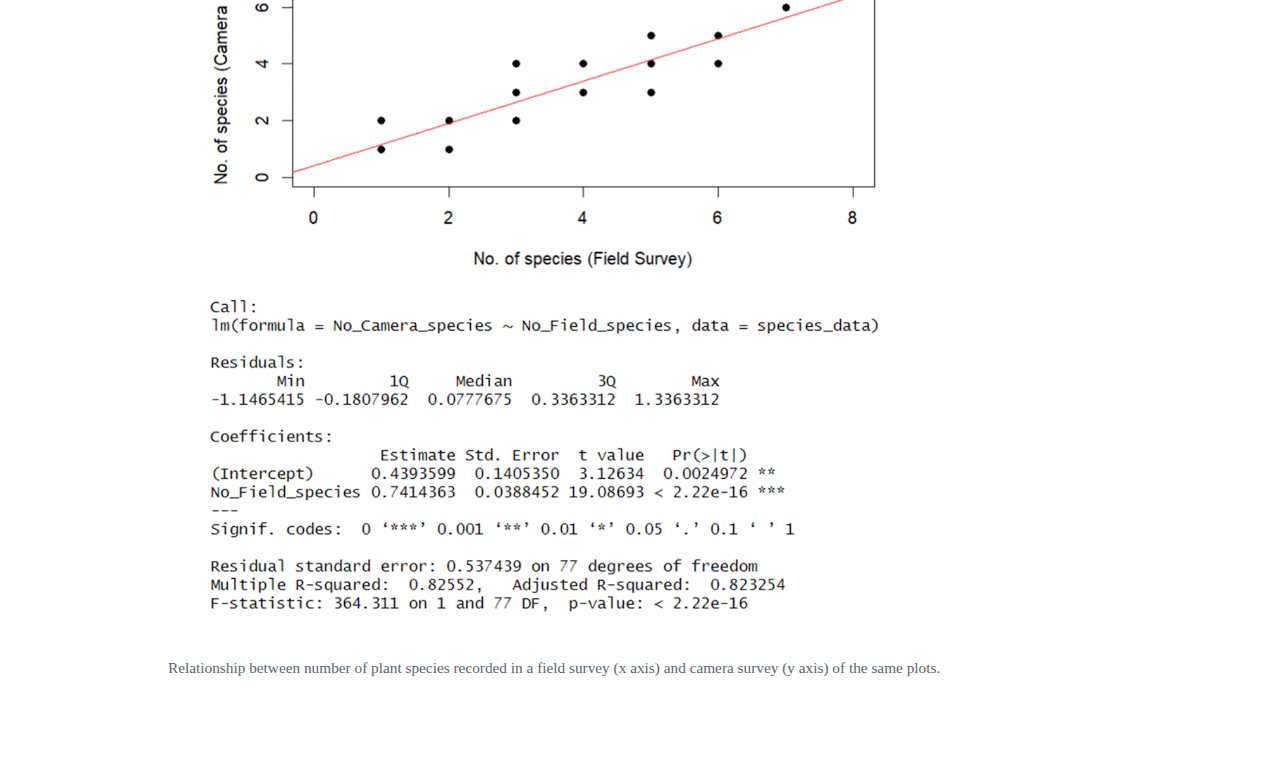
<file: docs/pannotator_vignette.html>
<!DOCTYPE html>
<html xmlns="http://www.w3.org/1999/xhtml" lang="en" xml:lang="en"><head>

<meta charset="utf-8">
<meta name="generator" content="quarto-1.5.57">

<meta name="viewport" content="width=device-width, initial-scale=1.0, user-scalable=yes">

<meta name="author" content="Nunzio Knerr">
<meta name="author" content="Robert Godfree">
<meta name="dcterms.date" content="2024-11-29">

<title>Introduction to pannotator package</title>
<style>
code{white-space: pre-wrap;}
span.smallcaps{font-variant: small-caps;}
div.columns{display: flex; gap: min(4vw, 1.5em);}
div.column{flex: auto; overflow-x: auto;}
div.hanging-indent{margin-left: 1.5em; text-indent: -1.5em;}
ul.task-list{list-style: none;}
ul.task-list li input[type="checkbox"] {
  width: 0.8em;
  margin: 0 0.8em 0.2em -1em; /* quarto-specific, see https://github.com/quarto-dev/quarto-cli/issues/4556 */ 
  vertical-align: middle;
}
/* CSS for syntax highlighting */
pre > code.sourceCode { white-space: pre; position: relative; }
pre > code.sourceCode > span { line-height: 1.25; }
pre > code.sourceCode > span:empty { height: 1.2em; }
.sourceCode { overflow: visible; }
code.sourceCode > span { color: inherit; text-decoration: inherit; }
div.sourceCode { margin: 1em 0; }
pre.sourceCode { margin: 0; }
@media screen {
div.sourceCode { overflow: auto; }
}
@media print {
pre > code.sourceCode { white-space: pre-wrap; }
pre > code.sourceCode > span { display: inline-block; text-indent: -5em; padding-left: 5em; }
}
pre.numberSource code
  { counter-reset: source-line 0; }
pre.numberSource code > span
  { position: relative; left: -4em; counter-increment: source-line; }
pre.numberSource code > span > a:first-child::before
  { content: counter(source-line);
    position: relative; left: -1em; text-align: right; vertical-align: baseline;
    border: none; display: inline-block;
    -webkit-touch-callout: none; -webkit-user-select: none;
    -khtml-user-select: none; -moz-user-select: none;
    -ms-user-select: none; user-select: none;
    padding: 0 4px; width: 4em;
  }
pre.numberSource { margin-left: 3em;  padding-left: 4px; }
div.sourceCode
  {   }
@media screen {
pre > code.sourceCode > span > a:first-child::before { text-decoration: underline; }
}
</style>


<script src="site_libs/quarto-nav/quarto-nav.js"></script>
<script src="site_libs/clipboard/clipboard.min.js"></script>
<script src="site_libs/quarto-search/autocomplete.umd.js"></script>
<script src="site_libs/quarto-search/fuse.min.js"></script>
<script src="site_libs/quarto-search/quarto-search.js"></script>
<meta name="quarto:offset" content="./">
<script src="site_libs/quarto-html/quarto.js"></script>
<script src="site_libs/quarto-html/popper.min.js"></script>
<script src="site_libs/quarto-html/tippy.umd.min.js"></script>
<script src="site_libs/quarto-html/anchor.min.js"></script>
<link href="site_libs/quarto-html/tippy.css" rel="stylesheet">
<link href="site_libs/quarto-html/quarto-syntax-highlighting.css" rel="stylesheet" id="quarto-text-highlighting-styles">
<script src="site_libs/bootstrap/bootstrap.min.js"></script>
<link href="site_libs/bootstrap/bootstrap-icons.css" rel="stylesheet">
<link href="site_libs/bootstrap/bootstrap.min.css" rel="stylesheet" id="quarto-bootstrap" data-mode="light">
<script id="quarto-search-options" type="application/json">{
  "location": "sidebar",
  "copy-button": false,
  "collapse-after": 3,
  "panel-placement": "start",
  "type": "textbox",
  "limit": 50,
  "keyboard-shortcut": [
    "f",
    "/",
    "s"
  ],
  "show-item-context": false,
  "language": {
    "search-no-results-text": "No results",
    "search-matching-documents-text": "matching documents",
    "search-copy-link-title": "Copy link to search",
    "search-hide-matches-text": "Hide additional matches",
    "search-more-match-text": "more match in this document",
    "search-more-matches-text": "more matches in this document",
    "search-clear-button-title": "Clear",
    "search-text-placeholder": "",
    "search-detached-cancel-button-title": "Cancel",
    "search-submit-button-title": "Submit",
    "search-label": "Search"
  }
}</script>


</head>

<body>

<div id="quarto-search-results"></div>
<!-- content -->
<div id="quarto-content" class="quarto-container page-columns page-rows-contents page-layout-article">
<!-- sidebar -->
<!-- margin-sidebar -->
    <div id="quarto-margin-sidebar" class="sidebar margin-sidebar">
        <nav id="TOC" role="doc-toc" class="toc-active">
    <h2 id="toc-title">On this page</h2>
   
  <ul>
  <li><a href="#introductory-vignette" id="toc-introductory-vignette" class="nav-link active" data-scroll-target="#introductory-vignette">Introductory Vignette</a></li>
  <li><a href="#installation" id="toc-installation" class="nav-link" data-scroll-target="#installation">Installation</a>
  <ul class="collapse">
  <li><a href="#minimum-requirements" id="toc-minimum-requirements" class="nav-link" data-scroll-target="#minimum-requirements">Minimum Requirements</a></li>
  <li><a href="#cran-version" id="toc-cran-version" class="nav-link" data-scroll-target="#cran-version">CRAN Version</a></li>
  <li><a href="#development-version" id="toc-development-version" class="nav-link" data-scroll-target="#development-version">Development Version</a></li>
  <li><a href="#running-the-package" id="toc-running-the-package" class="nav-link" data-scroll-target="#running-the-package">Running the Package</a></li>
  </ul></li>
  <li><a href="#user-interface-layout" id="toc-user-interface-layout" class="nav-link" data-scroll-target="#user-interface-layout">User Interface Layout</a>
  <ul class="collapse">
  <li><a href="#setup-and-configuration" id="toc-setup-and-configuration" class="nav-link" data-scroll-target="#setup-and-configuration">Setup and Configuration</a></li>
  <li><a href="#mapping-panel" id="toc-mapping-panel" class="nav-link" data-scroll-target="#mapping-panel">Mapping Panel</a></li>
  <li><a href="#image-panel" id="toc-image-panel" class="nav-link" data-scroll-target="#image-panel">Image Panel</a>
  <ul class="collapse">
  <li><a href="#viewing-mode" id="toc-viewing-mode" class="nav-link" data-scroll-target="#viewing-mode">Viewing Mode</a></li>
  <li><a href="#drawing-mode" id="toc-drawing-mode" class="nav-link" data-scroll-target="#drawing-mode">Drawing Mode</a></li>
  </ul></li>
  <li><a href="#annotation-panel" id="toc-annotation-panel" class="nav-link" data-scroll-target="#annotation-panel">Annotation Panel</a>
  <ul class="collapse">
  <li><a href="#adding-data-records" id="toc-adding-data-records" class="nav-link" data-scroll-target="#adding-data-records">Adding Data Records</a></li>
  <li><a href="#help-files" id="toc-help-files" class="nav-link" data-scroll-target="#help-files">Help files</a></li>
  <li><a href="#exporting-data" id="toc-exporting-data" class="nav-link" data-scroll-target="#exporting-data">Exporting Data</a></li>
  </ul></li>
  <li><a href="#visualising-and-validating-data" id="toc-visualising-and-validating-data" class="nav-link" data-scroll-target="#visualising-and-validating-data">Visualising and Validating Data</a></li>
  </ul></li>
  </ul>
<div class="quarto-alternate-formats"><h2>Other Formats</h2><ul><li><a href="pannotator_vignette.pdf"><i class="bi bi-file-pdf"></i>PDF</a></li></ul></div></nav>
    </div>
<!-- main -->
<main class="content" id="quarto-document-content">

<header id="title-block-header" class="quarto-title-block default">
<div class="quarto-title">
<h1 class="title">Introduction to pannotator package</h1>
</div>



<div class="quarto-title-meta">

    <div>
    <div class="quarto-title-meta-heading">Authors</div>
    <div class="quarto-title-meta-contents">
             <p>Nunzio Knerr </p>
             <p>Robert Godfree </p>
          </div>
  </div>
    
    <div>
    <div class="quarto-title-meta-heading">Published</div>
    <div class="quarto-title-meta-contents">
      <p class="date">November 29, 2024</p>
    </div>
  </div>
  
    
  </div>
  


</header>


<section id="introductory-vignette" class="level1">
<h1>Introductory Vignette</h1>
<p>The Panospheric Image Annotator in R (pannotator) software package provides an easy-to-use interface for visualising 360-degree camera images on satellite or map imagery and annotating the images with data selected from user-defined dropdown menus. It also allows the user to draw points, rectangles and complex polygons on 360-degree images and satellite or other map images, export geolocation and other annotation data for these geometries, and export geocoded cropped sub-images (patches) for use in other applications. It is designed for use in ecological and biogeographical research but can be used to extract data from any spatially explicit 360 degree camera imagery. This vignette provides an overview of the functionality of the package, including setup and configuration, interface layout, image selection, dropdown menu specification, annotation of image files, cropping sub-images and exporting data.</p>
</section>
<section id="installation" class="level1">
<h1>Installation</h1>
<section id="minimum-requirements" class="level2">
<h2 class="anchored" data-anchor-id="minimum-requirements">Minimum Requirements</h2>
<p>To use this package, please ensure your system meets the following minimum requirements:</p>
<ul>
<li><p><strong>R version</strong>: 4.4.0 or higher</p></li>
<li><p><strong>RStudio version</strong>: 2024.04.2+764 or higher</p></li>
<li><p><strong>Shiny version</strong>: 1.9.1 or higher</p></li>
</ul>
</section>
<section id="cran-version" class="level2">
<h2 class="anchored" data-anchor-id="cran-version">CRAN Version</h2>
<p>The pannotator package is now available on CRAN, to install it use the code below.</p>
<div class="cell">
<details class="code-fold">
<summary>Show the code</summary>
<div class="sourceCode cell-code" id="cb1"><pre class="sourceCode numberSource r number-lines code-with-copy"><code class="sourceCode r"><span id="cb1-1"><a href="#cb1-1"></a><span class="fu">install.packages</span>(<span class="st">"pannotator"</span>)</span></code><button title="Copy to Clipboard" class="code-copy-button"><i class="bi"></i></button></pre></div>
</details>
</div>
</section>
<section id="development-version" class="level2">
<h2 class="anchored" data-anchor-id="development-version">Development Version</h2>
<p>Additionally, ensure that all necessary system dependencies are installed for optimal performance.</p>
<p>Below is some code to help ensure all dependencies are met:</p>
<p>The software makes extensive use of ExifTool by Phil Harvey (<a href="https://exiftool.org/">Exiftool.org</a>). To make installation of ExifTool accessible in R there is a package exiftoolr that you must install by running the code below.</p>
<div class="cell">
<details class="code-fold">
<summary>Show the code</summary>
<div class="sourceCode cell-code" id="cb2"><pre class="sourceCode numberSource r number-lines code-with-copy"><code class="sourceCode r"><span id="cb2-1"><a href="#cb2-1"></a><span class="co"># First check if you have exiftoolr installed #</span></span>
<span id="cb2-2"><a href="#cb2-2"></a>check_for_package <span class="ot">&lt;-</span> <span class="fu">system.file</span>(<span class="at">package =</span> <span class="st">"exiftoolr"</span>)</span>
<span id="cb2-3"><a href="#cb2-3"></a><span class="fu">print</span>(check_for_package)</span>
<span id="cb2-4"><a href="#cb2-4"></a></span>
<span id="cb2-5"><a href="#cb2-5"></a><span class="co"># If not run the following code #</span></span>
<span id="cb2-6"><a href="#cb2-6"></a><span class="cf">if</span>(check_for_package <span class="sc">==</span> <span class="st">""</span>) {</span>
<span id="cb2-7"><a href="#cb2-7"></a>  <span class="fu">print</span>(<span class="st">"package not found .....installing now"</span>)</span>
<span id="cb2-8"><a href="#cb2-8"></a>  <span class="fu">install.packages</span>(<span class="st">"exiftoolr"</span>)} <span class="cf">else</span> {</span>
<span id="cb2-9"><a href="#cb2-9"></a>  <span class="fu">print</span>(<span class="st">"package already installed"</span>)  </span>
<span id="cb2-10"><a href="#cb2-10"></a>  }</span></code><button title="Copy to Clipboard" class="code-copy-button"><i class="bi"></i></button></pre></div>
</details>
</div>
<p>Now that you have installed exiftoolr we can check to make sure that ExifTool is on your system.</p>
<div class="cell">
<details class="code-fold">
<summary>Show the code</summary>
<div class="sourceCode cell-code" id="cb3"><pre class="sourceCode numberSource r number-lines code-with-copy"><code class="sourceCode r"><span id="cb3-1"><a href="#cb3-1"></a><span class="fu">library</span>(exiftoolr)</span>
<span id="cb3-2"><a href="#cb3-2"></a></span>
<span id="cb3-3"><a href="#cb3-3"></a>check_for_ExifTool <span class="ot">&lt;-</span> exiftoolr<span class="sc">::</span><span class="fu">exif_version</span>(<span class="at">quiet =</span> <span class="cn">TRUE</span>)</span>
<span id="cb3-4"><a href="#cb3-4"></a></span>
<span id="cb3-5"><a href="#cb3-5"></a><span class="co"># Install ExifTool if not found</span></span>
<span id="cb3-6"><a href="#cb3-6"></a><span class="cf">if</span> (<span class="fu">exists</span>(<span class="st">"check_for_ExifTool"</span>)) {</span>
<span id="cb3-7"><a href="#cb3-7"></a>  <span class="fu">print</span>(<span class="st">"ExifTool found on system"</span>)</span>
<span id="cb3-8"><a href="#cb3-8"></a>} <span class="cf">else</span> {</span>
<span id="cb3-9"><a href="#cb3-9"></a>  <span class="fu">print</span>(<span class="st">"ExifTool not found ... installing now"</span>)</span>
<span id="cb3-10"><a href="#cb3-10"></a>  exiftoolr<span class="sc">::</span><span class="fu">install_exiftool</span>()</span>
<span id="cb3-11"><a href="#cb3-11"></a>  }</span></code><button title="Copy to Clipboard" class="code-copy-button"><i class="bi"></i></button></pre></div>
</details>
</div>
<p>You must also install the ‘remotes’ package which we will use to install the development version of the pannotator package.</p>
<div class="cell">
<details class="code-fold">
<summary>Show the code</summary>
<div class="sourceCode cell-code" id="cb4"><pre class="sourceCode numberSource r number-lines code-with-copy"><code class="sourceCode r"><span id="cb4-1"><a href="#cb4-1"></a>check_for_package <span class="ot">&lt;-</span> <span class="fu">system.file</span>(<span class="at">package =</span> <span class="st">"remotes"</span>)</span>
<span id="cb4-2"><a href="#cb4-2"></a><span class="fu">print</span>(check_for_package)</span>
<span id="cb4-3"><a href="#cb4-3"></a></span>
<span id="cb4-4"><a href="#cb4-4"></a><span class="co"># If not run the following code #</span></span>
<span id="cb4-5"><a href="#cb4-5"></a><span class="cf">if</span>(check_for_package <span class="sc">==</span> <span class="st">""</span>) {</span>
<span id="cb4-6"><a href="#cb4-6"></a>  <span class="fu">print</span>(<span class="st">"package not found .....installing now"</span>)</span>
<span id="cb4-7"><a href="#cb4-7"></a>  <span class="fu">install.packages</span>(<span class="st">"remotes"</span>)} <span class="cf">else</span> {</span>
<span id="cb4-8"><a href="#cb4-8"></a>  <span class="fu">print</span>(<span class="st">"package already installed"</span>)  </span>
<span id="cb4-9"><a href="#cb4-9"></a>  }</span></code><button title="Copy to Clipboard" class="code-copy-button"><i class="bi"></i></button></pre></div>
</details>
</div>
<p>You can now install the development version of the pannotator package.</p>
<div class="cell">
<details class="code-fold">
<summary>Show the code</summary>
<div class="sourceCode cell-code" id="cb5"><pre class="sourceCode numberSource r number-lines code-with-copy"><code class="sourceCode r"><span id="cb5-1"><a href="#cb5-1"></a><span class="fu">library</span>(remotes)</span>
<span id="cb5-2"><a href="#cb5-2"></a></span>
<span id="cb5-3"><a href="#cb5-3"></a><span class="co"># to install from github use this code: </span></span>
<span id="cb5-4"><a href="#cb5-4"></a>remotes<span class="sc">::</span><span class="fu">install_github</span>(<span class="st">"nunzioknerr/pannotator_package_source"</span>)</span></code><button title="Copy to Clipboard" class="code-copy-button"><i class="bi"></i></button></pre></div>
</details>
</div>
</section>
<section id="running-the-package" class="level2">
<h2 class="anchored" data-anchor-id="running-the-package">Running the Package</h2>
<p>To run the application use the following code.</p>
<div class="cell">
<details class="code-fold">
<summary>Show the code</summary>
<div class="sourceCode cell-code" id="cb6"><pre class="sourceCode numberSource r number-lines code-with-copy"><code class="sourceCode r"><span id="cb6-1"><a href="#cb6-1"></a><span class="fu">library</span>(pannotator)</span>
<span id="cb6-2"><a href="#cb6-2"></a></span>
<span id="cb6-3"><a href="#cb6-3"></a><span class="fu">options</span>(<span class="at">shiny.port =</span> httpuv<span class="sc">::</span><span class="fu">randomPort</span>(), <span class="at">shiny.launch.browser =</span> .rs.invokeShinyWindowExternal, <span class="at">shiny.maxRequestSize =</span> <span class="dv">5000</span> <span class="sc">*</span> <span class="dv">1024</span><span class="sc">^</span><span class="dv">2</span>)</span>
<span id="cb6-4"><a href="#cb6-4"></a></span>
<span id="cb6-5"><a href="#cb6-5"></a><span class="fu">run_app</span>()</span></code><button title="Copy to Clipboard" class="code-copy-button"><i class="bi"></i></button></pre></div>
</details>
</div>
<p>Once run, the above code will popup a browser window with the shiny application inside it.</p>
</section>
</section>
<section id="user-interface-layout" class="level1">
<h1>User Interface Layout</h1>
<p>The pannotator graphical user interface contains three panels. The Mapping Panel (Figure 1, left) contains a button for selecting a .kmz file containing one or more images, a window for rendering the geolocation of images in the .kmz file onto satellite imagery or user-selectable maps, and several spatial mapping tools. The Image Panel (Figure 1, centre) contains a dropdown menu for navigating to individual image files and a window that loads the equirectangular image into 360-degree panoramic viewing mode using the Pannellum web viewer. It also allows the user to view and draw on flattened equirectangular images and export cropped sub-images. The Annotation Panel (right panel, Figure 1) contains a settings button (cog), image and annotation file information and a series of customisable dropdown menus that contain user names, help files, image annotation functionality, and export functions. This Shiny app relies on several R packages including leaflet, leaflet.extras, shinyFiles, exiftoolr and shinywidgets for key functionality.</p>
<div class="quarto-figure quarto-figure-center">
<figure class="figure">
<p><img src="Images/Figure1.png" class="img-fluid figure-img" style="width:95.0%"></p>
<figcaption>Example layout of the pannotator package loaded with a .kmz file (left) and an individual image (centre).</figcaption>
</figure>
</div>
<section id="setup-and-configuration" class="level2">
<h2 class="anchored" data-anchor-id="setup-and-configuration">Setup and Configuration</h2>
<p>The pannotator application can be opened in any web browser. Once running, settings can be accessed using the cog icon at the top corner of the Annotation Panel. The drop down window contains three panels: a ‘Main Settings’ tab, a ‘Lookups’ tab, and an ‘About This Software’ tab (Figure 2, left). In the Main Settings tab you can change general settings. These are grouped into 1) <em>Layout Settings</em>, including the size of the Mapping, Image and Annotation Panels, turning on or off popup alert windows, and altering the theme for the entire application, 2) <em>Mapping Panel Settings</em>, which includes setting the background map, icons and markers for points, rectangles and polygons drawn on maps, and the colour, weight and opacity of the stroke (outline) and the fill of polygons and rectangles, 3) <em>Image Panel Settings</em>, which includes the same functionality for drawing and formatting shapes but on 360-degree flattened equirectangular images in the Image Panel, and the capacity to turn off borders and fill on the exported version of cropped sub-images (‘Show Polygon Stroke/Fill in Cropped Image Export’ checkboxes), and 4) <em>Annotation Panel Settings</em> which includes choosing a custom user name lookup file (Figure 2, centre &amp; Figure 3, right) and defining the format of the annotation export file (e.g., .csv or .rds).</p>
<div class="quarto-figure quarto-figure-center">
<figure class="figure">
<p><img src="Images/Figure2.png" class="img-fluid figure-img" style="width:95.0%"></p>
<figcaption>Main Settings (left and centre) and Lookups (right). The Lookups are tables that appear as dropdown menus in the Annotation Panel and are used to add data annotations to images, markers and drawn geometries.</figcaption>
</figure>
</div>
<p>In the ‘Lookups’ Panel (Figure 2, right) you can specify up to four data fields that will be used to annotate the images. The name of the data field name can be specified in the ‘Lookup Label’ text boxes. The categories for the data field are specified in an accompanying .csv file which can be linked using the ‘Lookup csv File’ browse buttons. The Lookup csv file has two columns: 1) a ‘display’ column and 2) a ‘value’ column (Figure 3, left). The text in the ‘display’ column will appear in the Lookup drop down menu and the ‘value’ will saved to the annotation file. This way your ‘display’ category can differ from the data field in the export file if needed. An accompanying .pdf help file can be uploaded to assist the annotator using the Lookup Help File browse buttons. The help file can then be accessed using buttons created in the Annotation Panel (see below).</p>
<div class="quarto-figure quarto-figure-center">
<figure class="figure">
<p><img src="Images/Figure3.png" class="img-fluid figure-img" style="width:95.0%"></p>
<figcaption>Example .csv lookup files; user name (left) and general lookup variable, in this case plant species (right).</figcaption>
</figure>
</div>
<p><strong>Note</strong>: once changes have been made to settings and configurations you can update them by clicking the ‘Apply Settings’ button.</p>
<p><strong>Warning! If you change and update Lookup tables while in the process of annotating images, the structure of the annotation dataframe and exported annotation data will also change. This may affect the validity of data.</strong></p>
</section>
<section id="mapping-panel" class="level2">
<h2 class="anchored" data-anchor-id="mapping-panel">Mapping Panel</h2>
<p>The Mapping Panel allows the user to open a .kmz file and render it using the <a href="https://leafletjs.com/">Leaflet</a> open source javascript library for mobile friendly interactive maps. This plots the geolocations of all images in the .kmz file (Figure 4, left), which is useful for visualising the layout of sampling transects or points associated with each .kmz file. The geolocation of the current image opened in the Image Panel is highlighted in purple (Figure 4, left). It also contains a button for adding overlays (e.g., fire history, vegetation types) to the satellite image for mapping purposes (Figure 4, right).</p>
<div class="quarto-figure quarto-figure-center">
<figure class="figure">
<p><img src="Images/Figure4.png" class="img-fluid figure-img" style="width:95.0%"></p>
<figcaption>Mapping window (left) with overlay function (right).</figcaption>
</figure>
</div>
<p>The window contains zoom in and zoom out buttons, a toolbar for drawing on the map and editing geometries, options for hiding various mapping layers, and the leaflet measure plugin (Figure 5A) which can be used to determine the distance of any feature from the location of a selected image or any other point on the map and calculate areas.</p>
<div class="quarto-figure quarto-figure-center">
<figure class="figure">
<p><img src="Images/Figure5.png" class="img-fluid figure-img" style="width:95.0%"></p>
<figcaption>Tools for (A) distance and area measurement and addition of (B) point markers, (C) rectangles, and (D) polygons. The location of an example whole image annotation marker, which can be added in the Annotation Panel, is shown in (E).</figcaption>
</figure>
</div>
<p>The drawing toolbar allows the user to drop specific geolocation point markers (Figure 5B), rectangles (Figure 5C) and complex polygons (Figure 5D) to which data may be then added using dropdown menus in the Annotation Panel. The appearance of these geometric objects (geometries) can be altered in the Mapping Panel Settings window. The toolbar also contains options to move and edit all geometric objects. Whole image annotation markers (Figure 5E) are added in the Annotation Panel.</p>
<p>When a geometry is created by the user a linked dropdown menu appears in the Annotation Panel (see below) in which you can add data annotations. An object ID is also automatically generated based on the timestamp. In the Mapping Panel separate icons are now provided for geolocation point markers (map pin icon), whole image markers (image card; whole image markers identify the geographic location of the 360-degree image presented in the Image Panel), and polygons/rectangles (draw polygon icon) (Figure 5B-E). These icons also appear in the accompanying dropdown menus in the Annotation Panel (see below). When any geometric object is rolled over in the Mapping Panel the object ID is shown as a label, and if the geometry is clicked on the coloured icon type (i.e., point, polygon) is shown as well as the object ID (examples in Figure 5C-D). If multiple whole image annotations are created (and hence multiple markers linked to one underlying image and location) these will cluster on the map; the number of annotations/markers is indicated inside the cluster. When the cluster is clicked, the icons will spiderfy (i.e., explode or pop out) so that the markers can be individually selected (Figure 5E). The geolocation of whole image annotations cannot be changed, they will always retain the geolocation of the image they were assigned to.</p>
<p>Finally, elements shown in the Mapping Panel are grouped according to (1) all 360 images from a .kmz file and the current image which has a small circle around it, (2) overlay, (3) whole image annotation markers, and (4) map annotation markers and polygons. Each group has a checkbox to toggle visibility.</p>
</section>
<section id="image-panel" class="level2">
<h2 class="anchored" data-anchor-id="image-panel">Image Panel</h2>
<p>The Image Panel has two modes: ‘Viewing Mode’ and “Drawing Mode’. The user switches between these modes using a button in the top right corner (‘Switch to Viewing Mode’ / ‘Switch to Drawing Mode’).</p>
<section id="viewing-mode" class="level3">
<h3 class="anchored" data-anchor-id="viewing-mode">Viewing Mode</h3>
<p>In Viewing Mode the Pannellum web viewer loads an equirectangular image selected from those in the .kmz file using the ‘Image to Annotate’ dropdown menu and renders it in interactive 360-degree viewing mode. The panel has buttons for zoom in, zoom out and full screen mode and also contains the compass bearing of the direction in which the image is being viewed (if present in metadata).</p>
<p>The 360-degree Viewing Mode allows the user to extract target information from each selected image. Figure 6 (below) shows several key ecological applications, including species identification and mapping (left), estimation of vertically projected ground-layer vegetation cover (centre), and estimation of crown health for individual trees (right). In each case data annotation is performed in the Annotation Panel using help files as visual and/or descriptive aids (see below).</p>
<p>Estimation of vertically projected ground layer cover may be assisted by overlaying sampling templates constructed from reference images (eg., camera images containing plots of specified size laid out using markers or tape etc.) onto each sample image. In this example (Figure 6 centre) a 10 m diameter plot is shown, centred on the vertically projected camera location. The plot has been broken into 4, 20 and 100 equal areal increments (90, 18 and 3.6 degrees) to assist with cover estimation of scattered and/or small taxa. The two orthogonal lines that divide the plot have been marked with 1 m increments to assist the user in estimating size and cover while taking into account image distortion.</p>
<p>One key benefit of sampling in transects or in a regular pattern is that objects may be viewed from multiple perspectives for identification and/or classification. This is advantageous when sampling objects with obstructed views or large, three-dimensional objects that are not entirely visible from a single perspective.</p>
<div class="quarto-figure quarto-figure-center">
<figure class="figure">
<p><img src="Images/Figure6.png" class="img-fluid figure-img" style="width:95.0%"></p>
<figcaption>Common ecological applications using the image panel. Left: species identification and mapping. Four candidate species are labelled (A-D). The plants labelled C and D can be located by dropping a pin in the Mapping Panel. Centre: cover estimation of ground layer vegetation. Cover may be assisted by comparison with example 25%, 5% and 1% areas. Right: Crown health classification. In this example the intent is to estimate the percentage of the potential crown that has healthy green leaves. Images can be drawn on and cropped and exported in Drawing Mode (below) .</figcaption>
</figure>
</div>
</section>
<section id="drawing-mode" class="level3">
<h3 class="anchored" data-anchor-id="drawing-mode">Drawing Mode</h3>
<p>When the Drawing Mode is enabled by clicking the ‘Switch to Drawing Mode’ button the Leaflet plugin loads a flattened equirectangular image in the Image Panel (i.e., <u>not</u> in 360-degree viewing format; Figure 7). A toolbar allows the user to draw point markers, rectangles and more complex polygons onto the equirectangular image, in the same way as the Mapping Panel. This allows the user to select sub-images (‘patches’ or ‘crops’) or locations on the original image that are of interest (e.g., vegetation or landforms; Figure 7). Any drawn geometric object can be moved and rectangles and polygons can be re-drawn. The display of geometric objects added in Drawing Mode (e.g., icon colour, marker colour, and the colour and opacity of the stroke (border) and fill of each rectangle or polygon) can be altered from the Image Panel Settings in the Main Settings tab.</p>
<div class="quarto-figure quarto-figure-center">
<figure class="figure">
<p><img src="Images/Figure7.png" class="img-fluid figure-img" style="width:95.0%"></p>
<figcaption>Drawing Mode allows the user to draw points, rectangles and polygons on flattened equirectangular images.</figcaption>
</figure>
</div>
<p>When a point or shape object is drawn onto the equirectangular image an ID number is created (based on timestamp) and added to the underlying annotation dataframe, along with its geometry (based on pixel-location(s)). A linked dropdown menu also opens in the Annotation Panel for adding data based on user-defined lookup tables (see below). Geometry icons and IDs are shown in both Annotation dropdowns and in the Image Panel (ID if rolled over, ID and icon if clicked). The metadata containing ID, geometry and annotations are automatically saved to the annotation dataframe and all records can be exported as a .csv/.rds using the ‘Export All Records’ button in the Annotation Panel.</p>
<p>Finally, rectangle and polygon geometries drawn on a selected image can be exported using the ‘Export Cropped Polygon Images’ button. This generates a cropped image file (.png) of the underlying equirectangular image based on the bounding box of the drawn geometries. If the geometry stroke (border) and fill are enabled the image is cropped to a bounding box with a small buffer, and if it is disabled the image is cropped to the exact dimensions of the geometry bounding box (Figure 7). The stroke and fill of polygons on the exported version of cropped sub-images can be turned on and off using the ‘Show Polygon Stroke/Fill in Cropped Image Export’ checkboxes in the Image Panel Settings of the Main Settings (Figure 2, centre).</p>
<p>The name of a cropped image consists of the associated geometric object’s ID appended to the original 360-degree image name, while the geolocation of the underlying image is embedded in the metadata. Cropped images are saved in a user-selected folder.</p>
</section>
</section>
<section id="annotation-panel" class="level2">
<h2 class="anchored" data-anchor-id="annotation-panel">Annotation Panel</h2>
<p>The purpose of the Annotation Panel is to generate data from camera images using pre-determined data fields and then export that data. The top of the panel (Figure 8, left) shows the user name dropdown menu, annotation file name, and the image file currently loaded in the Image Panel. The user name list is customisable and each user name generates a separate annotation file. The ability to add multiple users is essential because it allows for evaluation of classification or scoring reliability among different users.</p>
<section id="adding-data-records" class="level3">
<h3 class="anchored" data-anchor-id="adding-data-records">Adding Data Records</h3>
<p>A new data record is added to a selected equirectangular image by clicking the ‘Add A Whole Image Annotation’ button (Figure 8). In the example provided the presence of the plant species (desert oak, <em>Allocasuarina decaisneana</em>) is added to the image annotation. Dropdown menus for adding records are user defined according to the requirements of the project. Multiple new records can be added to each whole image; these are clustered in the Mapping Panel and exploded by clicking the cluster icon.</p>
<div class="quarto-figure quarto-figure-center">
<figure class="figure">
<p><img src="Images/Figure8.png" class="img-fluid figure-img" style="width:95.0%"></p>
<figcaption>Adding a record to the whole image marker. The process is the same for points, rectangles and polygons drawn on maps or 360-degree equirectangular images.</figcaption>
</figure>
</div>
<p>When point markers, rectangles or polygons are added to an image in either the Mapping Panel (e.g., on a satellite image) or the Image Panel (to an equirectangular image) a new data record is automatically generated in the Annotation Panel. All records contain an icon type (point-map, point-whole-image-annotation and polygon-map for objects in the Mapping Panel and point-360 and polygon-360 for objects in the Image Panel) to which the specific dropdown label name is appended (e.g., polygon-360-Species), and also an object ID (timestamp). Individual annotation records can be deleted using the ‘trash’ button and shown or hidden using the chevron button.</p>
</section>
<section id="help-files" class="level3">
<h3 class="anchored" data-anchor-id="help-files">Help files</h3>
<p>Data records are added with the assistance of help files accessed using the associated button. In this example the help file provided contains images of species present in the study area (Figure 8). Help files developed by the user can be uploaded as required. Examples include reference images for species identity (Figure 9, top row), cover classes (Figure 9, centre row) and size class (Figure 9, bottom row).</p>
<div class="quarto-figure quarto-figure-center">
<figure class="figure">
<p><img src="Images/Figure9.png" class="img-fluid figure-img" style="width:95.0%"></p>
<figcaption>Example help files for collection of ecological data from 360 degree images.</figcaption>
</figure>
</div>
</section>
<section id="exporting-data" class="level3">
<h3 class="anchored" data-anchor-id="exporting-data">Exporting Data</h3>
<p>Data may be exported in .csv and .rds formats. An example .rds file viewed in R is provided below (Figure 9). The file contains user name, ID, image file, feature type (image marker or point marker), geometry and the four data fields specified in the Annotation Panel drop down menu.</p>
<div class="quarto-figure quarto-figure-center">
<figure class="figure">
<p><img src="Images/Figure10.png" class="img-fluid figure-img" style="width:95.0%"></p>
<figcaption>Exported data file containing annotations appended to camera image metadata.</figcaption>
</figure>
</div>
<p>Rectangle and polygon geometries drawn on a selected image in Drawing Mode of the Image Panel can be exported using the ‘Export Cropped Polygon Images’ button. This generates a cropped image file(s) (.png) which is/are saved to a user-defined folder.</p>
</section>
</section>
<section id="visualising-and-validating-data" class="level2">
<h2 class="anchored" data-anchor-id="visualising-and-validating-data">Visualising and Validating Data</h2>
<p>Below is a simple example of R code for visualising a sample of exported data using the R package mapview. Quarto files that contain a complete set of code for extracting and visualising species distribution data, cover data and tree crown health data, and that validate data extracted from images compared to data collected in the field are provided in the accompanying pannotator_examples and pannotator_data_validation files.</p>
<p>This example code generates a plot of scores on the variable dd2 (percentage of tree crown with live leaves) using the package mapview.</p>
<div class="cell">
<details class="code-fold">
<summary>Show the code</summary>
<div class="sourceCode cell-code" id="cb7"><pre class="sourceCode numberSource r number-lines code-with-copy"><code class="sourceCode r"><span id="cb7-1"><a href="#cb7-1"></a><span class="fu">library</span>(dplyr)</span>
<span id="cb7-2"><a href="#cb7-2"></a><span class="fu">library</span>(mapview)</span>
<span id="cb7-3"><a href="#cb7-3"></a><span class="fu">library</span>(RColorBrewer)</span>
<span id="cb7-4"><a href="#cb7-4"></a><span class="fu">library</span>(sf)</span>
<span id="cb7-5"><a href="#cb7-5"></a></span>
<span id="cb7-6"><a href="#cb7-6"></a></span>
<span id="cb7-7"><a href="#cb7-7"></a>df_annotation <span class="ot">&lt;-</span> <span class="fu">readRDS</span>(<span class="st">"C:/user_1_annotations.rds"</span>) <span class="co"># read in the .rds file</span></span>
<span id="cb7-8"><a href="#cb7-8"></a>df_annotation <span class="ot">&lt;-</span> <span class="fu">st_as_sf</span>(df_annotation, <span class="at">wkt =</span> <span class="st">"geometry"</span>,<span class="at">crs =</span> <span class="dv">4326</span>) <span class="co">#define </span></span>
<span id="cb7-9"><a href="#cb7-9"></a><span class="co">#the geometry</span></span>
<span id="cb7-10"><a href="#cb7-10"></a></span>
<span id="cb7-11"><a href="#cb7-11"></a>df_annotation<span class="sc">$</span>dd2 <span class="ot">&lt;-</span> <span class="fu">as.numeric</span>(df_annotation<span class="sc">$</span>dd2) <span class="co"># dd2 = -999 where crowns </span></span>
<span id="cb7-12"><a href="#cb7-12"></a><span class="co"># have not been assessed for health (NA); range = 0 for no live leaves (entirely</span></span>
<span id="cb7-13"><a href="#cb7-13"></a><span class="co"># dead) to 100 for entire crown healthy with green leaves</span></span>
<span id="cb7-14"><a href="#cb7-14"></a></span>
<span id="cb7-15"><a href="#cb7-15"></a>df_annotation <span class="ot">&lt;-</span> <span class="fu">subset</span>(df_annotation, dd2 <span class="sc">&gt;</span> <span class="sc">-</span><span class="dv">1</span> ) <span class="co"># select only records where </span></span>
<span id="cb7-16"><a href="#cb7-16"></a><span class="co"># Allocasuarina crowns have been assessed for health; that is, excluding NA records</span></span>
<span id="cb7-17"><a href="#cb7-17"></a></span>
<span id="cb7-18"><a href="#cb7-18"></a></span>
<span id="cb7-19"><a href="#cb7-19"></a><span class="fu">mapviewOptions</span>(<span class="at">basemaps =</span> <span class="fu">c</span>(<span class="st">"Esri.WorldImagery"</span>),</span>
<span id="cb7-20"><a href="#cb7-20"></a>               <span class="at">vector.palette =</span> <span class="fu">colorRampPalette</span>(<span class="fu">c</span>(<span class="st">"red"</span>,<span class="st">"orange"</span>, <span class="st">"yellow"</span>, <span class="st">"green"</span>)),</span>
<span id="cb7-21"><a href="#cb7-21"></a>               <span class="at">layers.control.pos =</span> <span class="st">"topright"</span>)</span>
<span id="cb7-22"><a href="#cb7-22"></a></span>
<span id="cb7-23"><a href="#cb7-23"></a></span>
<span id="cb7-24"><a href="#cb7-24"></a><span class="fu">mapview</span>(df_annotation, <span class="at">zcol =</span> <span class="st">"dd2 "</span>, <span class="at">na.rm =</span> <span class="cn">TRUE</span>)</span></code><button title="Copy to Clipboard" class="code-copy-button"><i class="bi"></i></button></pre></div>
</details>
</div>
<div class="quarto-figure quarto-figure-center">
<figure class="figure">
<p><img src="Images/Figure11.png" class="img-fluid figure-img" style="width:95.0%"></p>
<figcaption>Map generated using mapview.</figcaption>
</figure>
</div>
<p>This example code generates a plot of scores of the relationship between the number of plant species (i.e., species richness) recorded in a field survey (x axis) and camera survey (y axis) of the same plots (n = 79). It also fits a linear model to the relationship, plots the line of best fit, and prints the model statistics.</p>
<div class="cell">
<details class="code-fold">
<summary>Show the code</summary>
<div class="sourceCode cell-code" id="cb8"><pre class="sourceCode numberSource r number-lines code-with-copy"><code class="sourceCode r"><span id="cb8-1"><a href="#cb8-1"></a><span class="co">#read in the species data file#</span></span>
<span id="cb8-2"><a href="#cb8-2"></a></span>
<span id="cb8-3"><a href="#cb8-3"></a>species_data <span class="ot">&lt;-</span> <span class="fu">read_csv</span>(<span class="st">"Calibration_species.csv"</span>, <span class="at">show_col_types =</span> <span class="cn">FALSE</span>)</span>
<span id="cb8-4"><a href="#cb8-4"></a></span>
<span id="cb8-5"><a href="#cb8-5"></a><span class="co"># confirm that there are 79 plots of species data</span></span>
<span id="cb8-6"><a href="#cb8-6"></a><span class="fu">cat</span>(<span class="st">"The number of rows in the dataframe is"</span>, <span class="fu">nrow</span>(species_data), <span class="st">"</span><span class="sc">\n</span><span class="st">"</span>)</span>
<span id="cb8-7"><a href="#cb8-7"></a></span>
<span id="cb8-8"><a href="#cb8-8"></a></span>
<span id="cb8-9"><a href="#cb8-9"></a><span class="co"># now determine the relationship between plot-level species counts in the field survey versus camera survey counts. abline adds a linear model to the plot   #</span></span>
<span id="cb8-10"><a href="#cb8-10"></a></span>
<span id="cb8-11"><a href="#cb8-11"></a><span class="fu">plot</span>(species_data<span class="sc">$</span>No_Field_species, species_data<span class="sc">$</span>No_Camera_species,</span>
<span id="cb8-12"><a href="#cb8-12"></a>     <span class="at">main =</span> <span class="st">"Plot-level species richness"</span>,</span>
<span id="cb8-13"><a href="#cb8-13"></a>     <span class="at">xlab =</span> <span class="st">"No. of species (Field Survey)"</span>,</span>
<span id="cb8-14"><a href="#cb8-14"></a>     <span class="at">ylab =</span> <span class="st">"No. of species (Camera Survey)"</span>,</span>
<span id="cb8-15"><a href="#cb8-15"></a>     <span class="at">pch =</span> <span class="dv">16</span>,  <span class="co"># Use filled circles as data points</span></span>
<span id="cb8-16"><a href="#cb8-16"></a>     <span class="at">col =</span> <span class="st">"black"</span>,  <span class="co"># Set point color </span></span>
<span id="cb8-17"><a href="#cb8-17"></a>     <span class="at">ylim =</span> <span class="fu">c</span>(<span class="dv">0</span>, <span class="dv">8</span>),  <span class="co"># Set y-axis limits</span></span>
<span id="cb8-18"><a href="#cb8-18"></a>     <span class="at">xlim =</span> <span class="fu">c</span>(<span class="dv">0</span>, <span class="dv">8</span>))  <span class="co"># Set x-axis limits</span></span>
<span id="cb8-19"><a href="#cb8-19"></a><span class="fu">abline</span>(<span class="fu">lm</span>(No_Camera_species <span class="sc">~</span> No_Field_species, <span class="at">data =</span> species_data), <span class="at">col =</span> <span class="st">"red"</span>)</span>
<span id="cb8-20"><a href="#cb8-20"></a></span>
<span id="cb8-21"><a href="#cb8-21"></a><span class="co"># view the linear model statistics #</span></span>
<span id="cb8-22"><a href="#cb8-22"></a>model <span class="ot">&lt;-</span> <span class="fu">lm</span>(No_Camera_species <span class="sc">~</span> No_Field_species, <span class="at">data =</span> species_data)</span>
<span id="cb8-23"><a href="#cb8-23"></a></span>
<span id="cb8-24"><a href="#cb8-24"></a>model_summary <span class="ot">&lt;-</span> <span class="fu">summary</span>(model)</span>
<span id="cb8-25"><a href="#cb8-25"></a><span class="fu">print</span>(model_summary)</span></code><button title="Copy to Clipboard" class="code-copy-button"><i class="bi"></i></button></pre></div>
</details>
</div>
<div class="quarto-figure quarto-figure-center">
<figure class="figure">
<p><img src="Images/Figure12.png" class="img-fluid figure-img" style="width:95.0%"></p>
<figcaption>Relationship between number of plant species recorded in a field survey (x axis) and camera survey (y axis) of the same plots.</figcaption>
</figure>
</div>


</section>
</section>

</main> <!-- /main -->
<script id="quarto-html-after-body" type="application/javascript">
window.document.addEventListener("DOMContentLoaded", function (event) {
  const toggleBodyColorMode = (bsSheetEl) => {
    const mode = bsSheetEl.getAttribute("data-mode");
    const bodyEl = window.document.querySelector("body");
    if (mode === "dark") {
      bodyEl.classList.add("quarto-dark");
      bodyEl.classList.remove("quarto-light");
    } else {
      bodyEl.classList.add("quarto-light");
      bodyEl.classList.remove("quarto-dark");
    }
  }
  const toggleBodyColorPrimary = () => {
    const bsSheetEl = window.document.querySelector("link#quarto-bootstrap");
    if (bsSheetEl) {
      toggleBodyColorMode(bsSheetEl);
    }
  }
  toggleBodyColorPrimary();  
  const icon = "";
  const anchorJS = new window.AnchorJS();
  anchorJS.options = {
    placement: 'right',
    icon: icon
  };
  anchorJS.add('.anchored');
  const isCodeAnnotation = (el) => {
    for (const clz of el.classList) {
      if (clz.startsWith('code-annotation-')) {                     
        return true;
      }
    }
    return false;
  }
  const onCopySuccess = function(e) {
    // button target
    const button = e.trigger;
    // don't keep focus
    button.blur();
    // flash "checked"
    button.classList.add('code-copy-button-checked');
    var currentTitle = button.getAttribute("title");
    button.setAttribute("title", "Copied!");
    let tooltip;
    if (window.bootstrap) {
      button.setAttribute("data-bs-toggle", "tooltip");
      button.setAttribute("data-bs-placement", "left");
      button.setAttribute("data-bs-title", "Copied!");
      tooltip = new bootstrap.Tooltip(button, 
        { trigger: "manual", 
          customClass: "code-copy-button-tooltip",
          offset: [0, -8]});
      tooltip.show();    
    }
    setTimeout(function() {
      if (tooltip) {
        tooltip.hide();
        button.removeAttribute("data-bs-title");
        button.removeAttribute("data-bs-toggle");
        button.removeAttribute("data-bs-placement");
      }
      button.setAttribute("title", currentTitle);
      button.classList.remove('code-copy-button-checked');
    }, 1000);
    // clear code selection
    e.clearSelection();
  }
  const getTextToCopy = function(trigger) {
      const codeEl = trigger.previousElementSibling.cloneNode(true);
      for (const childEl of codeEl.children) {
        if (isCodeAnnotation(childEl)) {
          childEl.remove();
        }
      }
      return codeEl.innerText;
  }
  const clipboard = new window.ClipboardJS('.code-copy-button:not([data-in-quarto-modal])', {
    text: getTextToCopy
  });
  clipboard.on('success', onCopySuccess);
  if (window.document.getElementById('quarto-embedded-source-code-modal')) {
    // For code content inside modals, clipBoardJS needs to be initialized with a container option
    // TODO: Check when it could be a function (https://github.com/zenorocha/clipboard.js/issues/860)
    const clipboardModal = new window.ClipboardJS('.code-copy-button[data-in-quarto-modal]', {
      text: getTextToCopy,
      container: window.document.getElementById('quarto-embedded-source-code-modal')
    });
    clipboardModal.on('success', onCopySuccess);
  }
    var localhostRegex = new RegExp(/^(?:http|https):\/\/localhost\:?[0-9]*\//);
    var mailtoRegex = new RegExp(/^mailto:/);
      var filterRegex = new RegExp('/' + window.location.host + '/');
    var isInternal = (href) => {
        return filterRegex.test(href) || localhostRegex.test(href) || mailtoRegex.test(href);
    }
    // Inspect non-navigation links and adorn them if external
 	var links = window.document.querySelectorAll('a[href]:not(.nav-link):not(.navbar-brand):not(.toc-action):not(.sidebar-link):not(.sidebar-item-toggle):not(.pagination-link):not(.no-external):not([aria-hidden]):not(.dropdown-item):not(.quarto-navigation-tool):not(.about-link)');
    for (var i=0; i<links.length; i++) {
      const link = links[i];
      if (!isInternal(link.href)) {
        // undo the damage that might have been done by quarto-nav.js in the case of
        // links that we want to consider external
        if (link.dataset.originalHref !== undefined) {
          link.href = link.dataset.originalHref;
        }
      }
    }
  function tippyHover(el, contentFn, onTriggerFn, onUntriggerFn) {
    const config = {
      allowHTML: true,
      maxWidth: 500,
      delay: 100,
      arrow: false,
      appendTo: function(el) {
          return el.parentElement;
      },
      interactive: true,
      interactiveBorder: 10,
      theme: 'quarto',
      placement: 'bottom-start',
    };
    if (contentFn) {
      config.content = contentFn;
    }
    if (onTriggerFn) {
      config.onTrigger = onTriggerFn;
    }
    if (onUntriggerFn) {
      config.onUntrigger = onUntriggerFn;
    }
    window.tippy(el, config); 
  }
  const noterefs = window.document.querySelectorAll('a[role="doc-noteref"]');
  for (var i=0; i<noterefs.length; i++) {
    const ref = noterefs[i];
    tippyHover(ref, function() {
      // use id or data attribute instead here
      let href = ref.getAttribute('data-footnote-href') || ref.getAttribute('href');
      try { href = new URL(href).hash; } catch {}
      const id = href.replace(/^#\/?/, "");
      const note = window.document.getElementById(id);
      if (note) {
        return note.innerHTML;
      } else {
        return "";
      }
    });
  }
  const xrefs = window.document.querySelectorAll('a.quarto-xref');
  const processXRef = (id, note) => {
    // Strip column container classes
    const stripColumnClz = (el) => {
      el.classList.remove("page-full", "page-columns");
      if (el.children) {
        for (const child of el.children) {
          stripColumnClz(child);
        }
      }
    }
    stripColumnClz(note)
    if (id === null || id.startsWith('sec-')) {
      // Special case sections, only their first couple elements
      const container = document.createElement("div");
      if (note.children && note.children.length > 2) {
        container.appendChild(note.children[0].cloneNode(true));
        for (let i = 1; i < note.children.length; i++) {
          const child = note.children[i];
          if (child.tagName === "P" && child.innerText === "") {
            continue;
          } else {
            container.appendChild(child.cloneNode(true));
            break;
          }
        }
        if (window.Quarto?.typesetMath) {
          window.Quarto.typesetMath(container);
        }
        return container.innerHTML
      } else {
        if (window.Quarto?.typesetMath) {
          window.Quarto.typesetMath(note);
        }
        return note.innerHTML;
      }
    } else {
      // Remove any anchor links if they are present
      const anchorLink = note.querySelector('a.anchorjs-link');
      if (anchorLink) {
        anchorLink.remove();
      }
      if (window.Quarto?.typesetMath) {
        window.Quarto.typesetMath(note);
      }
      // TODO in 1.5, we should make sure this works without a callout special case
      if (note.classList.contains("callout")) {
        return note.outerHTML;
      } else {
        return note.innerHTML;
      }
    }
  }
  for (var i=0; i<xrefs.length; i++) {
    const xref = xrefs[i];
    tippyHover(xref, undefined, function(instance) {
      instance.disable();
      let url = xref.getAttribute('href');
      let hash = undefined; 
      if (url.startsWith('#')) {
        hash = url;
      } else {
        try { hash = new URL(url).hash; } catch {}
      }
      if (hash) {
        const id = hash.replace(/^#\/?/, "");
        const note = window.document.getElementById(id);
        if (note !== null) {
          try {
            const html = processXRef(id, note.cloneNode(true));
            instance.setContent(html);
          } finally {
            instance.enable();
            instance.show();
          }
        } else {
          // See if we can fetch this
          fetch(url.split('#')[0])
          .then(res => res.text())
          .then(html => {
            const parser = new DOMParser();
            const htmlDoc = parser.parseFromString(html, "text/html");
            const note = htmlDoc.getElementById(id);
            if (note !== null) {
              const html = processXRef(id, note);
              instance.setContent(html);
            } 
          }).finally(() => {
            instance.enable();
            instance.show();
          });
        }
      } else {
        // See if we can fetch a full url (with no hash to target)
        // This is a special case and we should probably do some content thinning / targeting
        fetch(url)
        .then(res => res.text())
        .then(html => {
          const parser = new DOMParser();
          const htmlDoc = parser.parseFromString(html, "text/html");
          const note = htmlDoc.querySelector('main.content');
          if (note !== null) {
            // This should only happen for chapter cross references
            // (since there is no id in the URL)
            // remove the first header
            if (note.children.length > 0 && note.children[0].tagName === "HEADER") {
              note.children[0].remove();
            }
            const html = processXRef(null, note);
            instance.setContent(html);
          } 
        }).finally(() => {
          instance.enable();
          instance.show();
        });
      }
    }, function(instance) {
    });
  }
      let selectedAnnoteEl;
      const selectorForAnnotation = ( cell, annotation) => {
        let cellAttr = 'data-code-cell="' + cell + '"';
        let lineAttr = 'data-code-annotation="' +  annotation + '"';
        const selector = 'span[' + cellAttr + '][' + lineAttr + ']';
        return selector;
      }
      const selectCodeLines = (annoteEl) => {
        const doc = window.document;
        const targetCell = annoteEl.getAttribute("data-target-cell");
        const targetAnnotation = annoteEl.getAttribute("data-target-annotation");
        const annoteSpan = window.document.querySelector(selectorForAnnotation(targetCell, targetAnnotation));
        const lines = annoteSpan.getAttribute("data-code-lines").split(",");
        const lineIds = lines.map((line) => {
          return targetCell + "-" + line;
        })
        let top = null;
        let height = null;
        let parent = null;
        if (lineIds.length > 0) {
            //compute the position of the single el (top and bottom and make a div)
            const el = window.document.getElementById(lineIds[0]);
            top = el.offsetTop;
            height = el.offsetHeight;
            parent = el.parentElement.parentElement;
          if (lineIds.length > 1) {
            const lastEl = window.document.getElementById(lineIds[lineIds.length - 1]);
            const bottom = lastEl.offsetTop + lastEl.offsetHeight;
            height = bottom - top;
          }
          if (top !== null && height !== null && parent !== null) {
            // cook up a div (if necessary) and position it 
            let div = window.document.getElementById("code-annotation-line-highlight");
            if (div === null) {
              div = window.document.createElement("div");
              div.setAttribute("id", "code-annotation-line-highlight");
              div.style.position = 'absolute';
              parent.appendChild(div);
            }
            div.style.top = top - 2 + "px";
            div.style.height = height + 4 + "px";
            div.style.left = 0;
            let gutterDiv = window.document.getElementById("code-annotation-line-highlight-gutter");
            if (gutterDiv === null) {
              gutterDiv = window.document.createElement("div");
              gutterDiv.setAttribute("id", "code-annotation-line-highlight-gutter");
              gutterDiv.style.position = 'absolute';
              const codeCell = window.document.getElementById(targetCell);
              const gutter = codeCell.querySelector('.code-annotation-gutter');
              gutter.appendChild(gutterDiv);
            }
            gutterDiv.style.top = top - 2 + "px";
            gutterDiv.style.height = height + 4 + "px";
          }
          selectedAnnoteEl = annoteEl;
        }
      };
      const unselectCodeLines = () => {
        const elementsIds = ["code-annotation-line-highlight", "code-annotation-line-highlight-gutter"];
        elementsIds.forEach((elId) => {
          const div = window.document.getElementById(elId);
          if (div) {
            div.remove();
          }
        });
        selectedAnnoteEl = undefined;
      };
        // Handle positioning of the toggle
    window.addEventListener(
      "resize",
      throttle(() => {
        elRect = undefined;
        if (selectedAnnoteEl) {
          selectCodeLines(selectedAnnoteEl);
        }
      }, 10)
    );
    function throttle(fn, ms) {
    let throttle = false;
    let timer;
      return (...args) => {
        if(!throttle) { // first call gets through
            fn.apply(this, args);
            throttle = true;
        } else { // all the others get throttled
            if(timer) clearTimeout(timer); // cancel #2
            timer = setTimeout(() => {
              fn.apply(this, args);
              timer = throttle = false;
            }, ms);
        }
      };
    }
      // Attach click handler to the DT
      const annoteDls = window.document.querySelectorAll('dt[data-target-cell]');
      for (const annoteDlNode of annoteDls) {
        annoteDlNode.addEventListener('click', (event) => {
          const clickedEl = event.target;
          if (clickedEl !== selectedAnnoteEl) {
            unselectCodeLines();
            const activeEl = window.document.querySelector('dt[data-target-cell].code-annotation-active');
            if (activeEl) {
              activeEl.classList.remove('code-annotation-active');
            }
            selectCodeLines(clickedEl);
            clickedEl.classList.add('code-annotation-active');
          } else {
            // Unselect the line
            unselectCodeLines();
            clickedEl.classList.remove('code-annotation-active');
          }
        });
      }
  const findCites = (el) => {
    const parentEl = el.parentElement;
    if (parentEl) {
      const cites = parentEl.dataset.cites;
      if (cites) {
        return {
          el,
          cites: cites.split(' ')
        };
      } else {
        return findCites(el.parentElement)
      }
    } else {
      return undefined;
    }
  };
  var bibliorefs = window.document.querySelectorAll('a[role="doc-biblioref"]');
  for (var i=0; i<bibliorefs.length; i++) {
    const ref = bibliorefs[i];
    const citeInfo = findCites(ref);
    if (citeInfo) {
      tippyHover(citeInfo.el, function() {
        var popup = window.document.createElement('div');
        citeInfo.cites.forEach(function(cite) {
          var citeDiv = window.document.createElement('div');
          citeDiv.classList.add('hanging-indent');
          citeDiv.classList.add('csl-entry');
          var biblioDiv = window.document.getElementById('ref-' + cite);
          if (biblioDiv) {
            citeDiv.innerHTML = biblioDiv.innerHTML;
          }
          popup.appendChild(citeDiv);
        });
        return popup.innerHTML;
      });
    }
  }
});
</script>
</div> <!-- /content -->




</body></html>
</file>
<file: docs/site_libs/quarto-html/tippy.css>
.tippy-box[data-animation=fade][data-state=hidden]{opacity:0}[data-tippy-root]{max-width:calc(100vw - 10px)}.tippy-box{position:relative;background-color:#333;color:#fff;border-radius:4px;font-size:14px;line-height:1.4;white-space:normal;outline:0;transition-property:transform,visibility,opacity}.tippy-box[data-placement^=top]>.tippy-arrow{bottom:0}.tippy-box[data-placement^=top]>.tippy-arrow:before{bottom:-7px;left:0;border-width:8px 8px 0;border-top-color:initial;transform-origin:center top}.tippy-box[data-placement^=bottom]>.tippy-arrow{top:0}.tippy-box[data-placement^=bottom]>.tippy-arrow:before{top:-7px;left:0;border-width:0 8px 8px;border-bottom-color:initial;transform-origin:center bottom}.tippy-box[data-placement^=left]>.tippy-arrow{right:0}.tippy-box[data-placement^=left]>.tippy-arrow:before{border-width:8px 0 8px 8px;border-left-color:initial;right:-7px;transform-origin:center left}.tippy-box[data-placement^=right]>.tippy-arrow{left:0}.tippy-box[data-placement^=right]>.tippy-arrow:before{left:-7px;border-width:8px 8px 8px 0;border-right-color:initial;transform-origin:center right}.tippy-box[data-inertia][data-state=visible]{transition-timing-function:cubic-bezier(.54,1.5,.38,1.11)}.tippy-arrow{width:16px;height:16px;color:#333}.tippy-arrow:before{content:"";position:absolute;border-color:transparent;border-style:solid}.tippy-content{position:relative;padding:5px 9px;z-index:1}
</file>
<file: docs/site_libs/quarto-html/quarto-syntax-highlighting.css>
/* quarto syntax highlight colors */
:root {
  --quarto-hl-ot-color: #003B4F;
  --quarto-hl-at-color: #657422;
  --quarto-hl-ss-color: #20794D;
  --quarto-hl-an-color: #5E5E5E;
  --quarto-hl-fu-color: #4758AB;
  --quarto-hl-st-color: #20794D;
  --quarto-hl-cf-color: #003B4F;
  --quarto-hl-op-color: #5E5E5E;
  --quarto-hl-er-color: #AD0000;
  --quarto-hl-bn-color: #AD0000;
  --quarto-hl-al-color: #AD0000;
  --quarto-hl-va-color: #111111;
  --quarto-hl-bu-color: inherit;
  --quarto-hl-ex-color: inherit;
  --quarto-hl-pp-color: #AD0000;
  --quarto-hl-in-color: #5E5E5E;
  --quarto-hl-vs-color: #20794D;
  --quarto-hl-wa-color: #5E5E5E;
  --quarto-hl-do-color: #5E5E5E;
  --quarto-hl-im-color: #00769E;
  --quarto-hl-ch-color: #20794D;
  --quarto-hl-dt-color: #AD0000;
  --quarto-hl-fl-color: #AD0000;
  --quarto-hl-co-color: #5E5E5E;
  --quarto-hl-cv-color: #5E5E5E;
  --quarto-hl-cn-color: #8f5902;
  --quarto-hl-sc-color: #5E5E5E;
  --quarto-hl-dv-color: #AD0000;
  --quarto-hl-kw-color: #003B4F;
}

/* other quarto variables */
:root {
  --quarto-font-monospace: SFMono-Regular, Menlo, Monaco, Consolas, "Liberation Mono", "Courier New", monospace;
}

pre > code.sourceCode > span {
  color: #003B4F;
}

code span {
  color: #003B4F;
}

code.sourceCode > span {
  color: #003B4F;
}

div.sourceCode,
div.sourceCode pre.sourceCode {
  color: #003B4F;
}

code span.ot {
  color: #003B4F;
  font-style: inherit;
}

code span.at {
  color: #657422;
  font-style: inherit;
}

code span.ss {
  color: #20794D;
  font-style: inherit;
}

code span.an {
  color: #5E5E5E;
  font-style: inherit;
}

code span.fu {
  color: #4758AB;
  font-style: inherit;
}

code span.st {
  color: #20794D;
  font-style: inherit;
}

code span.cf {
  color: #003B4F;
  font-weight: bold;
  font-style: inherit;
}

code span.op {
  color: #5E5E5E;
  font-style: inherit;
}

code span.er {
  color: #AD0000;
  font-style: inherit;
}

code span.bn {
  color: #AD0000;
  font-style: inherit;
}

code span.al {
  color: #AD0000;
  font-style: inherit;
}

code span.va {
  color: #111111;
  font-style: inherit;
}

code span.bu {
  font-style: inherit;
}

code span.ex {
  font-style: inherit;
}

code span.pp {
  color: #AD0000;
  font-style: inherit;
}

code span.in {
  color: #5E5E5E;
  font-style: inherit;
}

code span.vs {
  color: #20794D;
  font-style: inherit;
}

code span.wa {
  color: #5E5E5E;
  font-style: italic;
}

code span.do {
  color: #5E5E5E;
  font-style: italic;
}

code span.im {
  color: #00769E;
  font-style: inherit;
}

code span.ch {
  color: #20794D;
  font-style: inherit;
}

code span.dt {
  color: #AD0000;
  font-style: inherit;
}

code span.fl {
  color: #AD0000;
  font-style: inherit;
}

code span.co {
  color: #5E5E5E;
  font-style: inherit;
}

code span.cv {
  color: #5E5E5E;
  font-style: italic;
}

code span.cn {
  color: #8f5902;
  font-style: inherit;
}

code span.sc {
  color: #5E5E5E;
  font-style: inherit;
}

code span.dv {
  color: #AD0000;
  font-style: inherit;
}

code span.kw {
  color: #003B4F;
  font-weight: bold;
  font-style: inherit;
}

.prevent-inlining {
  content: "</";
}

/*# sourceMappingURL=debc5d5d77c3f9108843748ff7464032.css.map */
</file>
